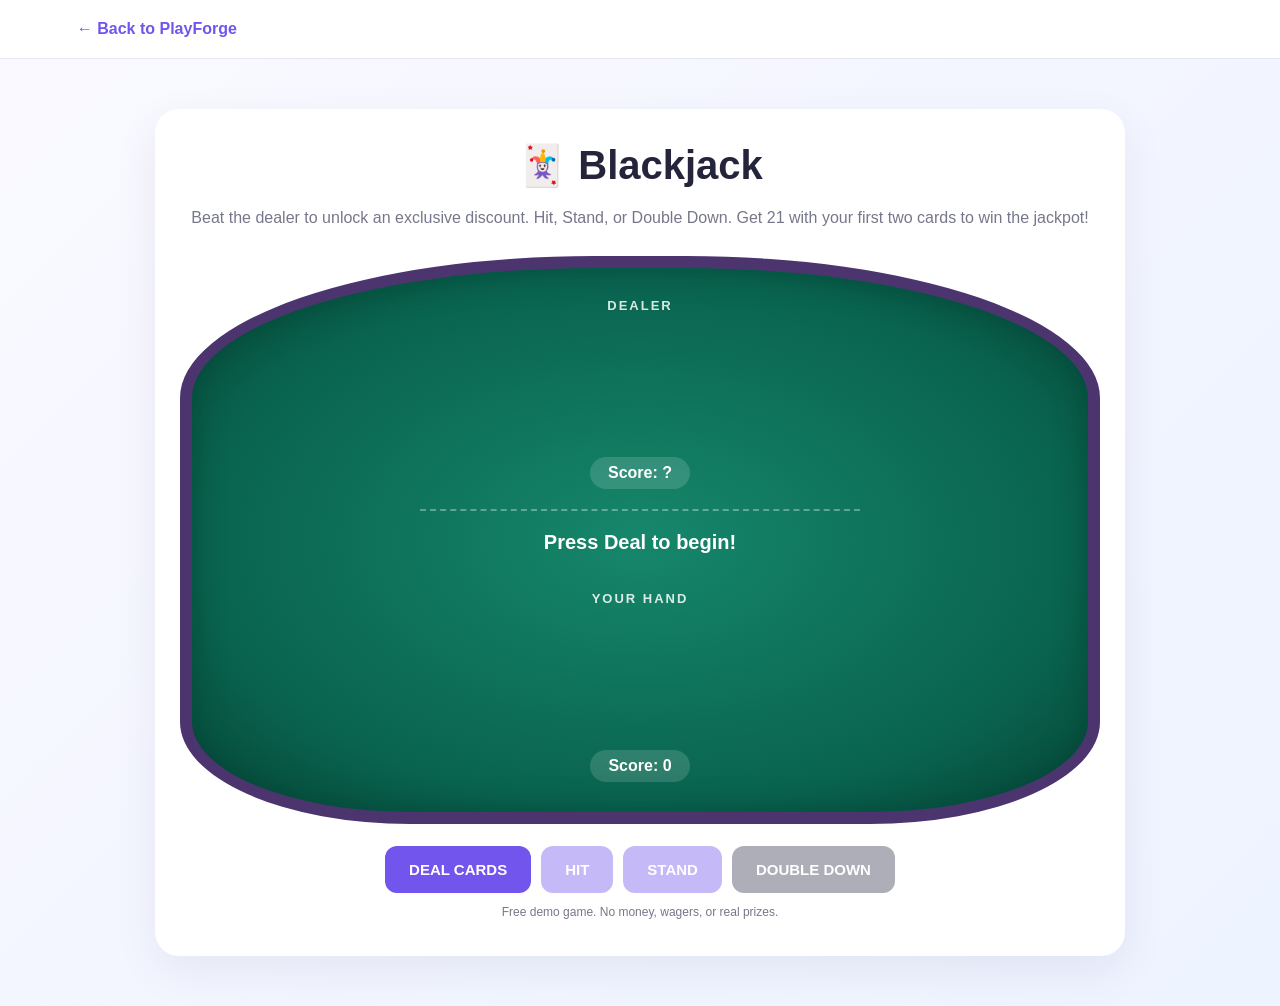
<file: blackjack.html>
<!DOCTYPE html>
<html lang="en">
<head>
<meta charset="UTF-8">
<meta name="viewport" content="width=device-width, initial-scale=1">
<title>Blackjack | PlayForge</title>

<style>
* { box-sizing: border-box; }

body {
  margin: 0;
  font-family: Arial, sans-serif;
  color: #24243b;
  background: linear-gradient(135deg,#faf9ff,#edf3ff);
}

nav {
  padding: 20px 6%;
  background: white;
  border-bottom: 1px solid #e8e5f2;
}

nav a {
  color: #7155ed;
  text-decoration: none;
  font-weight: bold;
}

.container {
  max-width: 1000px;
  margin: 35px auto;
  padding: 15px;
}

.panel {
  background: white;
  padding: 25px;
  border-radius: 24px;
  text-align: center;
  box-shadow: 0 15px 45px #29205b12;
}

h1 {
  font-size: 40px;
  margin: 8px 0;
}

.subtitle {
  color: #77778b;
  line-height: 1.6;
}

.table {
  margin-top: 25px;
  background: radial-gradient(
    ellipse at center,
    #16876b 0%,
    #09634f 70%,
    #064637 100%
  );
  border: 12px solid #4c346f;
  border-radius: 45% 45% 25% 25% / 25% 25% 18% 18%;
  min-height: 480px;
  padding: 30px 15px;
  color: white;
  box-shadow: inset 0 0 30px #003b2d88;
}

.hand-label {
  font-size: 13px;
  font-weight: bold;
  letter-spacing: 2px;
  opacity: .85;
}

.hand {
  min-height: 120px;
  display: flex;
  justify-content: center;
  align-items: center;
  gap: 8px;
  margin: 12px 0;
  flex-wrap: wrap;
}

.card {
  width: 76px;
  height: 110px;
  border-radius: 9px;
  background: #fff;
  color: #202030;
  border: 2px solid #ddd;
  position: relative;
  box-shadow: 0 5px 10px #0003;
  animation: deal .3s ease-out;
}

.card.red { color: #e13b56; }

.card .top {
  position: absolute;
  top: 7px;
  left: 8px;
  font-weight: bold;
  font-size: 18px;
  text-align: left;
  line-height: 1;
}

.card .middle {
  position: absolute;
  top: 32px;
  left: 0;
  width: 100%;
  font-size: 42px;
}

.card.back {
  background: repeating-linear-gradient(
    45deg,#7155ed,#7155ed 8px,
    #a998ff 8px,#a998ff 16px
  );
  border: 5px solid white;
}

@keyframes deal {
  from {
    opacity: 0;
    transform: translateY(-35px) rotate(-8deg);
  }
  to {
    opacity: 1;
    transform: translateY(0) rotate(0);
  }
}

.score {
  display: inline-block;
  background: #ffffff25;
  padding: 7px 18px;
  border-radius: 20px;
  font-weight: bold;
}

.divider {
  margin: 20px auto;
  max-width: 440px;
  border-top: 2px dashed #ffffff55;
}

.message {
  min-height: 45px;
  font-size: 20px;
  font-weight: bold;
  margin: 15px 0;
}

.controls {
  display: flex;
  justify-content: center;
  flex-wrap: wrap;
  gap: 10px;
  margin-top: 22px;
}

button {
  background: #7155ed;
  color: white;
  border: 0;
  border-radius: 12px;
  padding: 15px 24px;
  font-size: 15px;
  font-weight: bold;
  cursor: pointer;
}

button:hover { background: #5840d0; }

button:disabled {
  opacity: .4;
  cursor: not-allowed;
}

.secondary { background: #34364f; }
.secondary:hover { background: #24253a; }

.reward {
  display: none;
  max-width: 550px;
  margin: 25px auto 0;
  background: #f0edff;
  border: 2px dashed #7155ed;
  border-radius: 18px;
  padding: 25px;
}

.reward h2 { color: #7155ed; }

.code {
  background: white;
  padding: 15px;
  border-radius: 12px;
  font-size: 24px;
  font-weight: bold;
  letter-spacing: 2px;
  margin: 15px 0;
}

.small {
  font-size: 12px;
  color: #77778b;
}

@media(max-width:600px) {
  .panel { padding: 12px; }
  h1 { font-size: 31px; }
  .table {
    border-width: 7px;
    border-radius: 40px;
    padding: 20px 8px;
  }
  .card { width: 53px; height: 80px; }
  .card .top { font-size: 14px; }
  .card .middle { top: 24px; font-size: 29px; }
  button { padding: 13px 15px; }
}
</style>
</head>

<body>

<nav>
  <a href="index.html">← Back to PlayForge</a>
</nav>

<div class="container">
<div class="panel">

<h1>🃏 Blackjack</h1>

<p class="subtitle">
  Beat the dealer to unlock an exclusive discount.
  Hit, Stand, or Double Down. Get 21 with your
  first two cards to win the jackpot!
</p>

<div class="table">

  <div class="hand-label">DEALER</div>
  <div class="hand" id="dealerHand"></div>
  <div class="score" id="dealerScore">Score: ?</div>

  <div class="divider"></div>

  <div class="message" id="message">
    Press Deal to begin!
  </div>

  <div class="hand-label">YOUR HAND</div>
  <div class="hand" id="playerHand"></div>
  <div class="score" id="playerScore">Score: 0</div>

</div>

<div class="controls">
  <button id="dealButton">DEAL CARDS</button>
  <button id="hitButton" disabled>HIT</button>
  <button id="standButton" disabled>STAND</button>
  <button id="doubleButton" class="secondary" disabled>
    DOUBLE DOWN
  </button>
</div>

<div class="reward" id="reward">
  <h2>🎉 YOU BEAT THE DEALER!</h2>
  <h1 id="discountText">10% OFF</h1>
  <p>Your exclusive reward code:</p>
  <div class="code" id="rewardCode">BJ10</div>
  <button id="copyButton">COPY CODE</button>
  <p class="small">
    Demonstration code only. Not redeemable.
  </p>
</div>

<p class="small">
  Free demo game. No money, wagers, or real prizes.
</p>

</div>
</div>

<script>
const suits = ["♠","♥","♦","♣"];
const ranks = [
  "A","2","3","4","5","6","7",
  "8","9","10","J","Q","K"
];

let deck = [];
let player = [];
let dealer = [];
let playing = false;
let firstMove = true;
let busy = false;
let currentCode = "";

const playerHandEl = document.getElementById("playerHand");
const dealerHandEl = document.getElementById("dealerHand");
const playerScoreEl = document.getElementById("playerScore");
const dealerScoreEl = document.getElementById("dealerScore");
const messageEl = document.getElementById("message");
const rewardEl = document.getElementById("reward");

const dealButton = document.getElementById("dealButton");
const hitButton = document.getElementById("hitButton");
const standButton = document.getElementById("standButton");
const doubleButton = document.getElementById("doubleButton");

function createDeck() {
  deck = [];

  for (const suit of suits) {
    for (const rank of ranks) {
      deck.push({suit,rank});
    }
  }

  for (let i=deck.length-1;i>0;i--) {
    const j = Math.floor(Math.random()*(i+1));
    [deck[i],deck[j]] = [deck[j],deck[i]];
  }
}

function drawCard() {
  return deck.pop();
}

function cardValue(rank) {
  if (rank==="A") return 11;
  if (["J","Q","K"].includes(rank)) return 10;
  return Number(rank);
}

function handValue(hand) {
  let total = 0;
  let aces = 0;

  for (const card of hand) {
    total += cardValue(card.rank);
    if (card.rank==="A") aces++;
  }

  while (total>21 && aces>0) {
    total -= 10;
    aces--;
  }

  return total;
}

function cardHTML(card,hidden=false) {
  if (hidden) return '<div class="card back"></div>';

  const red = ["♥","♦"].includes(card.suit);

  return `
    <div class="card ${red?"red":""}">
      <div class="top">${card.rank}<br>${card.suit}</div>
      <div class="middle">${card.suit}</div>
    </div>
  `;
}

function render(revealDealer=false) {
  playerHandEl.innerHTML = player.map(c=>cardHTML(c)).join("");

  dealerHandEl.innerHTML = dealer.map((c,i)=>
    cardHTML(c,!revealDealer && i===1)
  ).join("");

  playerScoreEl.textContent =
    "Score: "+handValue(player);

  dealerScoreEl.textContent = revealDealer
    ? "Score: "+handValue(dealer)
    : "Showing: "+cardValue(dealer[0].rank);
}

function setControls() {
  hitButton.disabled = !playing || busy;
  standButton.disabled = !playing || busy;
  doubleButton.disabled =
    !playing || busy || !firstMove;

  dealButton.disabled = playing || busy;
}

function deal() {
  if (playing || busy) return;

  createDeck();
  player = [];
  dealer = [];
  playing = true;
  firstMove = true;
  currentCode = "";

  rewardEl.style.display = "none";

  player.push(drawCard());
  dealer.push(drawCard());
  player.push(drawCard());
  dealer.push(drawCard());

  render(false);
  messageEl.textContent = "Your move!";
  setControls();

  const playerBJ = handValue(player)===21;
  const dealerBJ = handValue(dealer)===21;

  if (playerBJ || dealerBJ) {
    if (playerBJ && dealerBJ) {
      endGame("push","Both have Blackjack. It's a tie!");
    } else if (playerBJ) {
      endGame("blackjack","NATURAL BLACKJACK! 🎉");
    } else {
      endGame("lose","Dealer has Blackjack!");
    }
  }
}

function hit() {
  if (!playing || busy) return;

  player.push(drawCard());
  firstMove = false;
  render(false);

  const total = handValue(player);

  if (total>21) {
    endGame("lose","Bust! You went over 21.");
  } else if (total===21) {
    stand();
  } else {
    messageEl.textContent = "Hit or Stand?";
    setControls();
  }
}

function stand() {
  if (!playing || busy) return;
  firstMove = false;
  dealerTurn();
}

function doubleDown() {
  if (!playing || busy || !firstMove) return;

  player.push(drawCard());
  firstMove = false;
  render(false);

  if (handValue(player)>21) {
    endGame("lose","Bust after Double Down!");
  } else {
    dealerTurn();
  }
}

async function dealerTurn() {
  busy = true;
  setControls();

  render(true);
  messageEl.textContent = "Dealer's turn...";

  await wait(650);

  while (handValue(dealer)<17) {
    dealer.push(drawCard());
    render(true);
    await wait(650);
  }

  const p = handValue(player);
  const d = handValue(dealer);

  if (d>21 || p>d) {
    endGame("win","You beat the dealer! 🎉");
  } else if (p===d) {
    endGame("push","It's a tie!");
  } else {
    endGame("lose","Dealer wins. Try again!");
  }
}

function wait(ms) {
  return new Promise(resolve=>setTimeout(resolve,ms));
}

function endGame(result,message) {
  playing = false;
  busy = false;

  render(true);
  messageEl.textContent = message;
  setControls();

  dealButton.textContent = "PLAY AGAIN";

  if (result==="win" || result==="blackjack") {
    let discount;

    if (result==="blackjack") {
      discount = 50;
    } else {
      const possible = [5,10,15,20,25];
      discount = possible[
        Math.floor(Math.random()*possible.length)
      ];
    }

    currentCode = "BJ"+discount;

    document.getElementById("discountText")
      .textContent = discount+"% OFF";

    document.getElementById("rewardCode")
      .textContent = currentCode;

    rewardEl.style.display = "block";
  }
}

document.getElementById("copyButton")
  .addEventListener("click",async()=>{
    try {
      await navigator.clipboard.writeText(currentCode);
      messageEl.textContent = "Demo code copied!";
    } catch {
      messageEl.textContent =
        "Your demo code is "+currentCode;
    }
  });

dealButton.addEventListener("click",deal);
hitButton.addEventListener("click",hit);
standButton.addEventListener("click",stand);
doubleButton.addEventListener("click",doubleDown);
</script>

</body>
</html>
</file>
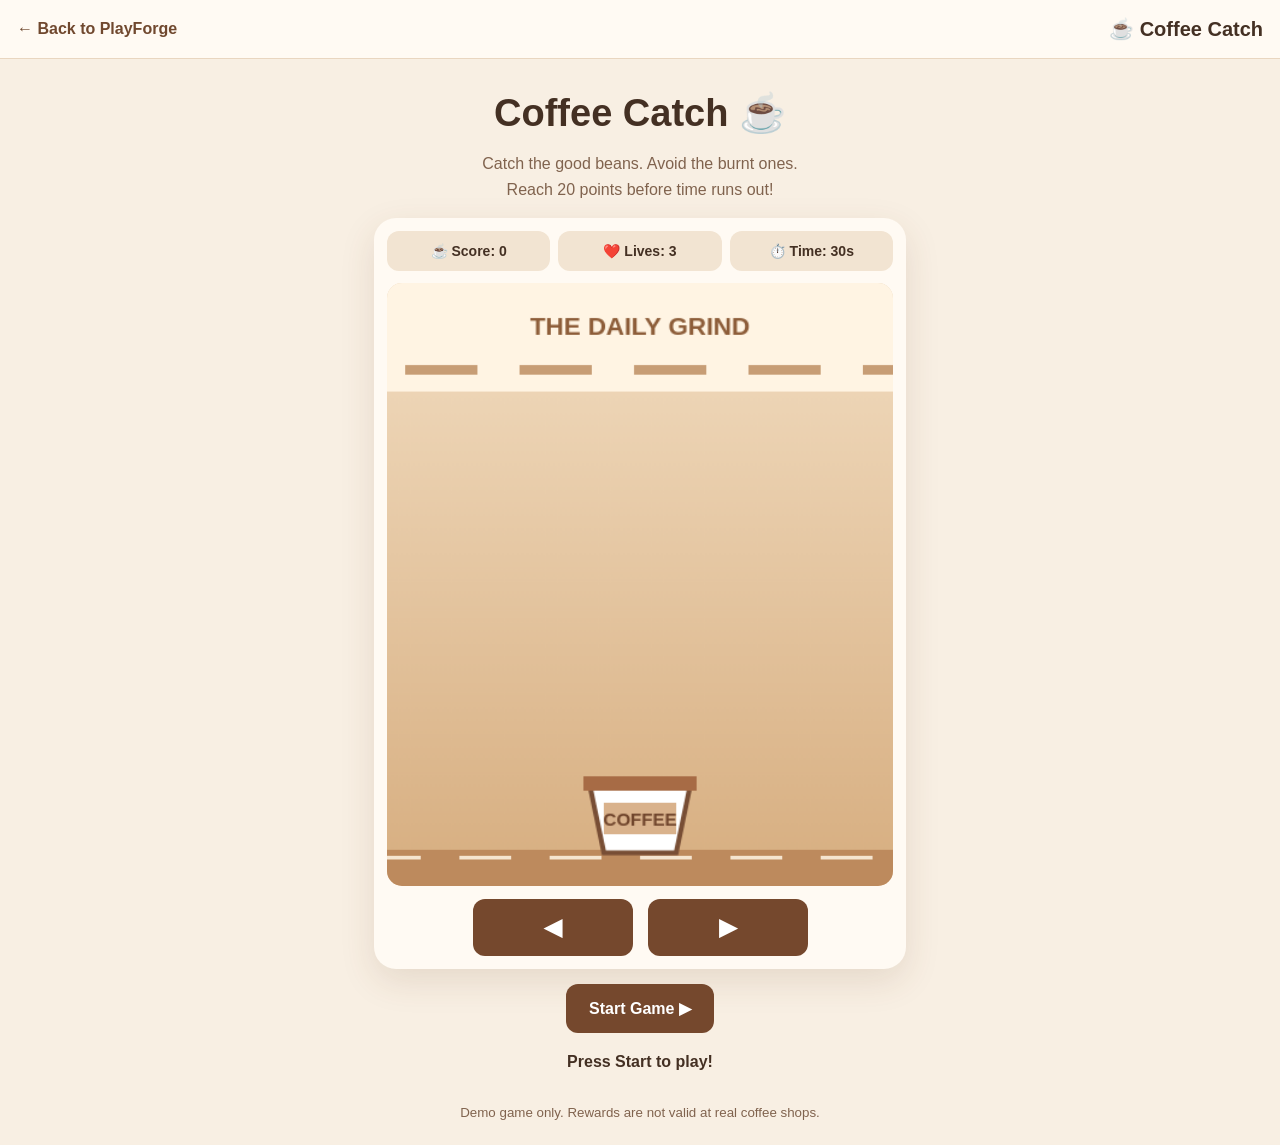
<file: coffee-catch.html>
<!DOCTYPE html>
<html lang="en">
<head>
<meta charset="UTF-8">
<meta name="viewport" content="width=device-width, initial-scale=1">
<title>Coffee Catch | PlayForge</title>
<style>
*{box-sizing:border-box}
body{
 margin:0;background:#f8efe3;color:#443023;
 font-family:Arial,sans-serif;text-align:center;
}
header{
 padding:17px;background:#fffaf3;
 border-bottom:1px solid #e9d6c0;
 display:flex;justify-content:space-between;
 align-items:center;gap:12px;
}
header a{color:#70482e;text-decoration:none;font-weight:bold}
header strong{font-size:20px}
main{max-width:560px;margin:auto;padding:24px 14px}
h1{font-size:38px;margin:8px 0}
.subtitle{color:#80634e;line-height:1.6}
.game-shell{
 background:#fffaf3;padding:13px;border-radius:22px;
 box-shadow:0 12px 35px #67432120;
}
.stats{
 display:flex;justify-content:space-between;
 gap:8px;margin-bottom:12px;font-weight:bold;
}
.stat{
 background:#f2e4d2;padding:12px 8px;
 border-radius:12px;flex:1;font-size:14px;
}
canvas{
 display:block;width:100%;height:auto;
 border-radius:15px;touch-action:none;
 background:#ead3b4;
}
.controls{
 display:flex;justify-content:center;
 gap:15px;margin-top:13px;
}
button{
 border:0;background:#75482d;color:white;
 border-radius:12px;padding:15px 23px;
 font-size:16px;font-weight:bold;cursor:pointer;
}
button:hover{background:#57331f}
.move{flex:1;max-width:160px;font-size:23px;touch-action:none}
#startBtn{margin:15px 0}
#message{font-weight:bold;line-height:1.7;min-height:55px}
.reward{
 background:#e6f1db;border:2px dashed #71935b;
 padding:17px;border-radius:13px;margin:15px 0;
}
.reward code{
 display:inline-block;margin:10px 0;
 background:white;padding:10px 15px;
 border-radius:8px;font-size:20px;
}
small{color:#80634e}
</style>
</head>
<body>

<header>
<a href="index.html">← Back to PlayForge</a>
<strong>☕ Coffee Catch</strong>
</header>

<main>
<h1>Coffee Catch ☕</h1>
<p class="subtitle">
Catch the good beans. Avoid the burnt ones.<br>
Reach 20 points before time runs out!
</p>

<div class="game-shell">
 <div class="stats">
  <div class="stat">☕ Score: <span id="score">0</span></div>
  <div class="stat">❤️ Lives: <span id="lives">3</span></div>
  <div class="stat">⏱️ Time: <span id="time">30</span>s</div>
 </div>

 <canvas id="game" width="420" height="500"></canvas>

 <div class="controls">
  <button class="move" id="left">◀</button>
  <button class="move" id="right">▶</button>
 </div>
</div>

<button id="startBtn">Start Game ▶</button>
<div id="message">Press Start to play!</div>
<div id="rewardArea"></div>
<small>Demo game only. Rewards are not valid at real coffee shops.</small>
</main>

<script>
const canvas=document.getElementById("game");
const ctx=canvas.getContext("2d");
const scoreEl=document.getElementById("score");
const livesEl=document.getElementById("lives");
const timeEl=document.getElementById("time");
const message=document.getElementById("message");
const rewardArea=document.getElementById("rewardArea");
const startBtn=document.getElementById("startBtn");

const W=canvas.width,H=canvas.height;
let player={x:W/2,y:H-67,w:84,h:55};
let items=[],score=0,lives=3,time=30;
let running=false,last=0,spawn=0,clock=0;
let animationId=null;
let keys={left:false,right:false};
let pointerX=null;

function reset(){
 if(animationId!==null)cancelAnimationFrame(animationId);
 player.x=W/2;items=[];score=0;lives=3;time=30;
 spawn=0;clock=0;last=0;running=true;
 keys.left=false;keys.right=false;pointerX=null;
 scoreEl.textContent=score;
 livesEl.textContent=lives;
 timeEl.textContent=time;
 message.textContent="Catch those beans!";
 rewardArea.innerHTML="";
 startBtn.textContent="Restart Game ↻";
 animationId=requestAnimationFrame(loop);
}

function end(won){
 running=false;
 keys.left=false;keys.right=false;pointerX=null;
 if(won){
  message.textContent="☕ Amazing! You've earned a coffee reward!";
  rewardArea.innerHTML=`
   <div class="reward">
    <strong>🎉 FREE SIZE UPGRADE!</strong><br>
    <code>COFFEEUP</code><br>
    <small>Example promotional code — demo only.</small>
   </div>`;
 }else{
  message.textContent="Game over! Try again to unlock the reward.";
 }
}

function drawBackground(){
 const gradient=ctx.createLinearGradient(0,0,0,H);
 gradient.addColorStop(0,"#f2ddc1");
 gradient.addColorStop(1,"#d7ae80");
 ctx.fillStyle=gradient;
 ctx.fillRect(0,0,W,H);

 ctx.fillStyle="#fff4e3";
 ctx.fillRect(0,0,W,90);

 ctx.fillStyle="#c79d75";
 for(let x=15;x<W;x+=95){
  ctx.fillRect(x,68,60,8);
 }

 ctx.fillStyle="#8d5d39";
 ctx.font="bold 21px Arial";
 ctx.textAlign="center";
 ctx.fillText("THE DAILY GRIND",W/2,43);

 ctx.fillStyle="#bd8a5d";
 ctx.fillRect(0,H-30,W,30);

 ctx.fillStyle="#f5e5d0";
 for(let i=0;i<7;i++){
  ctx.fillRect(i*75-15,H-25,43,3);
 }
}

function drawCup(){
 const x=player.x,y=player.y;

 ctx.save();
 ctx.translate(x,y);

 ctx.fillStyle="#ffffff";
 ctx.strokeStyle="#784e35";
 ctx.lineWidth=4;

 ctx.beginPath();
 ctx.moveTo(-player.w/2,-18);
 ctx.lineTo(player.w/2,-18);
 ctx.lineTo(player.w/2-12,player.h/2+12);
 ctx.lineTo(-player.w/2+12,player.h/2+12);
 ctx.closePath();
 ctx.fill();ctx.stroke();

 ctx.fillStyle="#a76b45";
 ctx.fillRect(-player.w/2-5,-24,player.w+10,12);

 ctx.fillStyle="#d9b28c";
 ctx.fillRect(-player.w/2+12,-2,player.w-24,26);

 ctx.fillStyle="#70452c";
 ctx.font="bold 15px Arial";
 ctx.textAlign="center";
 ctx.fillText("COFFEE",0,17);

 ctx.restore();
}

function drawBean(item){
 ctx.save();
 ctx.translate(item.x,item.y);
 ctx.rotate(item.angle);
 ctx.fillStyle=item.bad?"#27201c":"#88512f";
 ctx.beginPath();
 ctx.ellipse(0,0,13,19,0,0,Math.PI*2);
 ctx.fill();

 ctx.strokeStyle=item.bad?"#e36b45":"#d3a071";
 ctx.lineWidth=3;
 ctx.beginPath();
 ctx.moveTo(-2,-13);
 ctx.bezierCurveTo(8,-5,-8,5,2,13);
 ctx.stroke();

 if(item.bad){
  ctx.fillStyle="#ff6e4a";
  ctx.beginPath();
  ctx.arc(9,-12,5,0,Math.PI*2);
  ctx.fill();
 }
 ctx.restore();
}

function update(dt){
 if(!running)return;

 clock+=dt;
 while(clock>=1){
  clock-=1;
  time--;
  timeEl.textContent=time;
  if(time<=0){end(score>=20);return;}
 }

 const speed=300;
 if(keys.left)player.x-=speed*dt;
 if(keys.right)player.x+=speed*dt;
 if(pointerX!==null){
  player.x+=(pointerX-player.x)*Math.min(1,dt*13);
 }
 player.x=Math.max(48,Math.min(W-48,player.x));

 spawn+=dt;
 if(spawn>=0.48){
  spawn=0;
  items.push({
   x:25+Math.random()*(W-50),
   y:-25,
   vy:145+Math.random()*85,
   bad:Math.random()<0.23,
   angle:Math.random()*Math.PI
  });
 }

 for(let i=items.length-1;i>=0;i--){
  let b=items[i];
  b.y+=b.vy*dt;
  b.angle+=dt;

  const caught=
   Math.abs(b.x-player.x)<player.w/2+4 &&
   b.y+13>player.y-23 &&
   b.y-13<player.y+player.h/2+12;

  if(caught){
   items.splice(i,1);
   if(b.bad){
    lives--;
    livesEl.textContent=lives;
    if(lives<=0){end(false);return;}
   }else{
    score++;
    scoreEl.textContent=score;
    if(score>=20){end(true);return;}
   }
  }else if(b.y>H+25){
   items.splice(i,1);
  }
 }
}

function render(){
 drawBackground();
 for(const item of items)drawBean(item);
 drawCup();
}

function loop(timestamp){
 if(!running)return;
 if(!last)last=timestamp;
 const dt=Math.min((timestamp-last)/1000,.04);
 last=timestamp;
 update(dt);
 render();
 if(running)animationId=requestAnimationFrame(loop);
}

function setDirection(direction,value){
 keys[direction]=value;
 if(value)pointerX=null;
}

function bindButton(id,direction){
 const el=document.getElementById(id);
 el.addEventListener("pointerdown",e=>{
  e.preventDefault();
  el.setPointerCapture(e.pointerId);
  setDirection(direction,true);
 });
 const release=()=>setDirection(direction,false);
 el.addEventListener("pointerup",release);
 el.addEventListener("pointercancel",release);
 el.addEventListener("lostpointercapture",release);
}

bindButton("left","left");
bindButton("right","right");

window.addEventListener("keydown",e=>{
 if(["ArrowLeft","ArrowRight"].includes(e.key)){
  e.preventDefault();
  if(e.key==="ArrowLeft")setDirection("left",true);
  if(e.key==="ArrowRight")setDirection("right",true);
 }
});

window.addEventListener("keyup",e=>{
 if(e.key==="ArrowLeft")keys.left=false;
 if(e.key==="ArrowRight")keys.right=false;
});

function movePointer(e){
 const r=canvas.getBoundingClientRect();
 pointerX=(e.clientX-r.left)*(W/r.width);
 pointerX=Math.max(48,Math.min(W-48,pointerX));
}

canvas.addEventListener("pointerdown",e=>{
 if(!running)return;
 canvas.setPointerCapture(e.pointerId);
 movePointer(e);
});
canvas.addEventListener("pointermove",e=>{
 if(!running || !canvas.hasPointerCapture(e.pointerId))return;
 movePointer(e);
});
canvas.addEventListener("pointerup",()=>pointerX=null);
canvas.addEventListener("pointercancel",()=>pointerX=null);

startBtn.addEventListener("click",reset);
render();
</script>
</body>
</html>
</file>
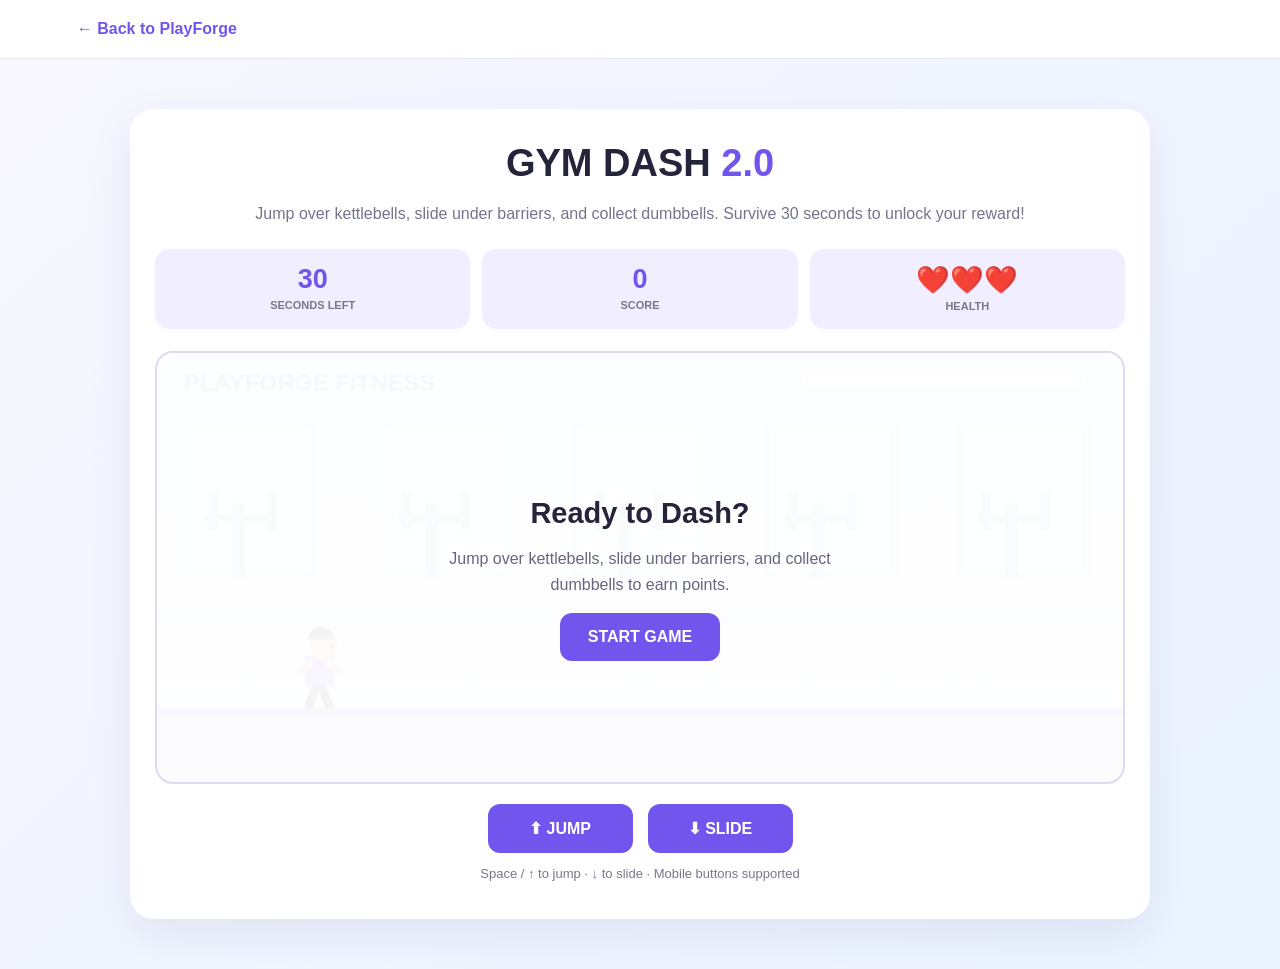
<file: gym-dash.html>
<!DOCTYPE html>
<html lang="en">
<head>
<meta charset="UTF-8">
<meta name="viewport" content="width=device-width, initial-scale=1">
<title>Gym Dash 2.0 | PlayForge</title>

<style>
* { box-sizing: border-box; }

body {
  margin: 0;
  font-family: Arial, sans-serif;
  color: #24243a;
  background: linear-gradient(135deg, #f8f7ff, #eaf3ff);
}

nav {
  background: white;
  padding: 20px 6%;
  border-bottom: 1px solid #e8e5f2;
}

nav a {
  color: #7155ed;
  text-decoration: none;
  font-weight: bold;
}

.container {
  max-width: 1050px;
  margin: 35px auto;
  padding: 15px;
}

.panel {
  background: white;
  border-radius: 24px;
  padding: 25px;
  text-align: center;
  box-shadow: 0 15px 45px rgba(40,30,90,.08);
}

h1 {
  font-size: 38px;
  margin: 8px 0;
}

.subtitle {
  color: #74758a;
  line-height: 1.6;
}

.stats {
  display: flex;
  gap: 12px;
  margin: 22px 0;
}

.stat {
  flex: 1;
  background: #f1efff;
  padding: 15px 5px;
  border-radius: 14px;
}

.stat strong {
  display: block;
  font-size: 27px;
  color: #7155ed;
}

.stat span {
  font-size: 11px;
  color: #77778a;
  font-weight: bold;
}

.game-wrap {
  position: relative;
  border-radius: 18px;
  overflow: hidden;
  border: 2px solid #dedbf1;
  background: #eaf4ff;
  touch-action: manipulation;
}

canvas {
  display: block;
  width: 100%;
  height: auto;
}

.overlay {
  position: absolute;
  inset: 0;
  background: rgba(255,255,255,.95);
  display: flex;
  justify-content: center;
  align-items: center;
  padding: 15px;
}

.overlay.hidden {
  display: none;
}

.overlay-box {
  max-width: 430px;
}

.overlay h2 {
  font-size: 29px;
  margin-bottom: 10px;
}

.overlay p {
  color: #66677d;
  line-height: 1.6;
}

button {
  background: #7155ed;
  color: white;
  border: none;
  border-radius: 12px;
  padding: 15px 28px;
  font-size: 16px;
  font-weight: bold;
  cursor: pointer;
  touch-action: manipulation;
}

button:hover {
  background: #5940d3;
}

.controls {
  display: flex;
  justify-content: center;
  gap: 15px;
  margin-top: 20px;
}

.controls button {
  min-width: 145px;
}

.instructions {
  color: #77778a;
  font-size: 13px;
}

.reward {
  display: none;
  background: #f0edff;
  border: 2px dashed #7155ed;
  border-radius: 18px;
  padding: 25px;
  margin-top: 20px;
}

.reward h2 {
  color: #7155ed;
}

.code {
  background: white;
  padding: 15px;
  border-radius: 12px;
  font-size: 24px;
  font-weight: bold;
  letter-spacing: 2px;
  margin: 15px 0;
}

.small {
  font-size: 12px;
  color: #77778a;
}

@media(max-width:600px) {
  .panel { padding: 12px; }
  h1 { font-size: 29px; }
  .stat strong { font-size: 21px; }
  .controls button { min-width: 0; flex: 1; }
  .overlay h2 { font-size: 22px; }
}
</style>
</head>

<body>

<nav>
  <a href="index.html">← Back to PlayForge</a>
</nav>

<div class="container">
<div class="panel">

<h1>GYM DASH <span style="color:#7155ed">2.0</span></h1>

<p class="subtitle">
  Jump over kettlebells, slide under barriers,
  and collect dumbbells. Survive 30 seconds
  to unlock your reward!
</p>

<div class="stats">
  <div class="stat">
    <strong id="time">30</strong>
    <span>SECONDS LEFT</span>
  </div>
  <div class="stat">
    <strong id="score">0</strong>
    <span>SCORE</span>
  </div>
  <div class="stat">
    <strong id="lives">❤️❤️❤️</strong>
    <span>HEALTH</span>
  </div>
</div>

<div class="game-wrap">
  <canvas id="game" width="900" height="400"></canvas>

  <div class="overlay" id="overlay">
    <div class="overlay-box">
      <h2 id="overlayTitle">Ready to Dash?</h2>
      <p id="overlayText">
        Jump over kettlebells, slide under barriers,
        and collect dumbbells to earn points.
      </p>
      <button id="startButton">START GAME</button>
    </div>
  </div>
</div>

<div class="controls">
  <button id="jumpButton">⬆ JUMP</button>
  <button id="slideButton">⬇ SLIDE</button>
</div>

<p class="instructions">
  Space / ↑ to jump · ↓ to slide · Mobile buttons supported
</p>

<div class="reward" id="reward">
  <h2>🏆 YOU CRUSHED IT!</h2>
  <p>You completed the Gym Dash challenge!</p>

  <h2>BUY 3 SESSIONS, GET 1 FREE</h2>

  <div class="code">DASH4</div>
  <button id="copyButton">Copy Reward Code</button>

  <p class="small">
    Demonstration reward only. Not redeemable.
  </p>
</div>

</div>
</div>

<script>
const canvas = document.getElementById("game");
const ctx = canvas.getContext("2d");

const W = canvas.width;
const H = canvas.height;
const ground = 330;

const overlay = document.getElementById("overlay");
const overlayTitle = document.getElementById("overlayTitle");
const overlayText = document.getElementById("overlayText");
const startButton = document.getElementById("startButton");
const reward = document.getElementById("reward");

const timeEl = document.getElementById("time");
const scoreEl = document.getElementById("score");
const livesEl = document.getElementById("lives");

let state = "ready";
let player;
let objects = [];
let score = 0;
let lives = 3;
let elapsed = 0;
let spawnTimer = 0;
let scenery = 0;
let invincible = 0;
let lastFrame = 0;
let animationTime = 0;
let lastObstacle = "";

function reset() {
  player = {
    x: 130,
    y: ground - 68,
    w: 42,
    h: 68,
    vy: 0,
    grounded: true,
    sliding: false,
    slideTime: 0
  };

  objects = [];
  score = 0;
  lives = 3;
  elapsed = 0;
  spawnTimer = 1.2;
  scenery = 0;
  invincible = 0;
  animationTime = 0;
  lastObstacle = "";

  reward.style.display = "none";
  updateStats();
}

function updateStats() {
  timeEl.textContent = Math.max(0, Math.ceil(30 - elapsed));
  scoreEl.textContent = score;
  livesEl.textContent = "❤️".repeat(lives) + "🤍".repeat(3-lives);
}

function startGame() {
  reset();
  state = "playing";
  overlay.classList.add("hidden");
  lastFrame = performance.now();
}

function jump() {
  if (state !== "playing") return;

  if (player.grounded) {
    player.sliding = false;
    player.slideTime = 0;
    player.h = 68;
    player.y = ground - player.h;
    player.vy = -740;
    player.grounded = false;
  }
}

function slide() {
  if (state !== "playing") return;

  if (player.grounded && !player.sliding) {
    player.sliding = true;
    player.slideTime = 0.75;
    player.h = 32;
    player.y = ground - player.h;
  }
}

function spawnObject() {
  const choice = Math.random();

  let type;

  if (choice < 0.35) {
    type = "kettlebell";
  } else if (choice < 0.70) {
    type = "barrier";
  } else {
    type = "dumbbell";
  }

  // Avoid long runs of identical obstacles
  if (type !== "dumbbell" && type === lastObstacle) {
    type = type === "kettlebell" ? "barrier" : "kettlebell";
  }

  if (type !== "dumbbell") lastObstacle = type;

  let obj = {
    type: type,
    x: W + 50,
    collected: false
  };

  if (type === "kettlebell") {
    obj.y = ground - 48;
    obj.w = 44;
    obj.h = 48;
  }

  if (type === "barrier") {
    obj.y = ground - 92;
    obj.w = 62;
    obj.h = 47;
  }

  if (type === "dumbbell") {
    obj.y = ground - 115;
    obj.w = 42;
    obj.h = 30;
  }

  objects.push(obj);
}

function collides(a,b) {
  const pad = 7;

  return (
    a.x + pad < b.x + b.w - pad &&
    a.x + a.w - pad > b.x + pad &&
    a.y + pad < b.y + b.h - pad &&
    a.y + a.h - pad > b.y + pad
  );
}

function finish(won) {
  state = "finished";
  overlay.classList.remove("hidden");

  if (won) {
    overlayTitle.textContent = "🏆 CHALLENGE COMPLETE!";
    overlayText.textContent =
      "You survived Gym Dash! Your exclusive reward is below.";
    reward.style.display = "block";
  } else {
    overlayTitle.textContent = "GAME OVER!";
    overlayText.textContent =
      "You ran out of health. Try again to unlock your reward.";
  }

  startButton.textContent = "PLAY AGAIN";
}

function update(dt) {
  if (state !== "playing") return;

  elapsed += dt;
  animationTime += dt;
  scenery += (200 + elapsed * 5) * dt;

  if (elapsed >= 30) {
    elapsed = 30;
    updateStats();
    finish(true);
    return;
  }

  const speed = 300 + Math.min(elapsed * 6, 130);

  // Gravity and jumping
  if (!player.grounded) {
    player.vy += 1900 * dt;
    player.y += player.vy * dt;

    if (player.y >= ground - player.h) {
      player.y = ground - player.h;
      player.vy = 0;
      player.grounded = true;
    }
  }

  // Sliding
  if (player.sliding) {
    player.slideTime -= dt;

    if (player.slideTime <= 0) {
      player.sliding = false;
      player.h = 68;
      player.y = ground - player.h;
    }
  }

  if (invincible > 0) invincible -= dt;

  // Spawn new obstacles and collectibles
  spawnTimer -= dt;

  if (spawnTimer <= 0) {
    spawnObject();
    spawnTimer = 1.05 + Math.random() * 0.5;
  }

  for (const obj of objects) {
    obj.x -= speed * dt;

    if (!obj.collected && collides(player,obj)) {
      obj.collected = true;

      if (obj.type === "dumbbell") {
        score += 100;
      } else if (invincible <= 0) {
        lives--;
        invincible = 1.1;
      }
    }
  }

  objects = objects.filter(obj =>
    obj.x + obj.w > -50 && !obj.collected
  );

  updateStats();

  if (lives <= 0) finish(false);
}

// Draw gym background
function drawBackground() {
  const gradient = ctx.createLinearGradient(0,0,0,H);
  gradient.addColorStop(0,"#d9edff");
  gradient.addColorStop(1,"#f5faff");

  ctx.fillStyle = gradient;
  ctx.fillRect(0,0,W,H);

  // Wall panels
  for (let i = 0; i < 7; i++) {
    let x = i*180 - (scenery*0.25 % 180);

    ctx.fillStyle = "#bdd6ee";
    ctx.fillRect(x+25,65,125,145);

    ctx.fillStyle = "#e9f7ff";
    ctx.fillRect(x+32,72,111,131);

    // Gym equipment silhouette
    ctx.fillStyle = "#9fb7cf";
    ctx.fillRect(x+70,140,12,70);
    ctx.fillRect(x+45,150,65,8);
    ctx.fillRect(x+48,130,9,35);
    ctx.fillRect(x+103,130,9,35);
  }

  // Wall trim
  ctx.fillStyle = "#c5d8ea";
  ctx.fillRect(0,245,W,10);

  // Floor
  ctx.fillStyle = "#c7b9f4";
  ctx.fillRect(0,ground,W,H-ground);

  ctx.fillStyle = "#8c77da";
  ctx.fillRect(0,ground,W,8);

  // Moving floor markings
  ctx.fillStyle = "#ac9ae8";
  for (let i = 0; i < 12; i++) {
    let x = i*110 - (scenery % 110);
    ctx.fillRect(x,375,65,5);
  }

  // Gym sign
  ctx.fillStyle = "#7155ed";
  ctx.font = "bold 22px Arial";
  ctx.fillText("PLAYFORGE FITNESS",25,35);
}

// Draw the athlete facing right
function drawPlayer() {
  if (invincible > 0 &&
      Math.floor(invincible*12)%2 === 0) return;

  const x = player.x;
  const y = player.y;
  const run = Math.sin(animationTime*17);

  ctx.save();

  if (player.sliding) {
    // Sliding body
    ctx.fillStyle = "#7155ed";
    ctx.fillRect(x+5,y+8,42,20);

    ctx.fillStyle = "#f1b98b";
    ctx.beginPath();
    ctx.arc(x+45,y+10,11,0,Math.PI*2);
    ctx.fill();

    ctx.strokeStyle = "#24243a";
    ctx.lineWidth = 7;
    ctx.beginPath();
    ctx.moveTo(x+8,y+25);
    ctx.lineTo(x-10,y+30);
    ctx.moveTo(x+20,y+25);
    ctx.lineTo(x+5,y+32);
    ctx.stroke();

  } else {
    // Legs
    ctx.strokeStyle = "#24243a";
    ctx.lineWidth = 8;
    ctx.lineCap = "round";
    ctx.beginPath();

    if (player.grounded) {
      ctx.moveTo(x+20,y+42);
      ctx.lineTo(x+12+run*11,y+66);

      ctx.moveTo(x+20,y+42);
      ctx.lineTo(x+30-run*11,y+66);
    } else {
      ctx.moveTo(x+20,y+42);
      ctx.lineTo(x+5,y+56);

      ctx.moveTo(x+20,y+42);
      ctx.lineTo(x+35,y+54);
    }

    ctx.stroke();

    // Torso
    ctx.fillStyle = "#7155ed";
    ctx.fillRect(x+8,y+20,27,29);

    // Arms
    ctx.strokeStyle = "#f1b98b";
    ctx.lineWidth = 7;
    ctx.beginPath();
    ctx.moveTo(x+30,y+27);
    ctx.lineTo(x+40,y+34+run*6);

    ctx.moveTo(x+12,y+28);
    ctx.lineTo(x+2,y+35-run*6);
    ctx.stroke();

    // Head
    ctx.fillStyle = "#f1b98b";
    ctx.beginPath();
    ctx.arc(x+25,y+11,13,0,Math.PI*2);
    ctx.fill();

    // Hair
    ctx.fillStyle = "#24243a";
    ctx.beginPath();
    ctx.arc(x+23,y+5,12,Math.PI,Math.PI*2);
    ctx.fill();

    // Eye facing right
    ctx.fillStyle = "#24243a";
    ctx.beginPath();
    ctx.arc(x+33,y+12,2,0,Math.PI*2);
    ctx.fill();
  }

  ctx.restore();
}

function drawKettlebell(o) {
  ctx.save();
  ctx.translate(o.x,o.y);

  ctx.strokeStyle = "#34354d";
  ctx.lineWidth = 6;
  ctx.beginPath();
  ctx.arc(22,14,11,Math.PI,0);
  ctx.stroke();

  ctx.fillStyle = "#ff765e";
  ctx.beginPath();
  ctx.roundRect(3,15,38,32,12);
  ctx.fill();

  ctx.fillStyle = "#ffffff";
  ctx.font = "bold 13px Arial";
  ctx.fillText("16",14,36);

  ctx.restore();
}

function drawBarrier(o) {
  ctx.save();
  ctx.translate(o.x,o.y);

  // Suspended bar supported from above
  ctx.strokeStyle = "#50546f";
  ctx.lineWidth = 5;
  ctx.beginPath();
  ctx.moveTo(10,-90);
  ctx.lineTo(10,0);
  ctx.moveTo(52,-90);
  ctx.lineTo(52,0);
  ctx.stroke();

  ctx.fillStyle = "#ffb547";
  ctx.fillRect(0,0,62,47);

  ctx.fillStyle = "#ffffff";
  for(let i=0;i<3;i++) {
    ctx.save();
    ctx.translate(i*23+5,8);
    ctx.rotate(-0.6);
    ctx.fillRect(0,0,10,31);
    ctx.restore();
  }

  ctx.restore();
}

function drawDumbbell(o) {
  ctx.save();
  ctx.translate(o.x,o.y);

  ctx.strokeStyle = "#34354d";
  ctx.lineWidth = 8;
  ctx.beginPath();
  ctx.moveTo(5,15);
  ctx.lineTo(38,15);
  ctx.stroke();

  ctx.fillStyle = "#35c997";
  ctx.fillRect(0,3,12,25);
  ctx.fillRect(30,3,12,25);

  ctx.restore();
}

function draw() {
  ctx.clearRect(0,0,W,H);
  drawBackground();

  for (const obj of objects) {
    if (obj.type === "kettlebell") drawKettlebell(obj);
    if (obj.type === "barrier") drawBarrier(obj);
    if (obj.type === "dumbbell") drawDumbbell(obj);
  }

  drawPlayer();

  // Progress bar
  ctx.fillStyle = "#ffffff";
  ctx.fillRect(600,20,260,14);

  ctx.fillStyle = "#7155ed";
  ctx.fillRect(600,20,260*(elapsed/30),14);

  ctx.strokeStyle = "#b6a9e9";
  ctx.strokeRect(600,20,260,14);
}

function loop(timestamp) {
  const dt = Math.min(
    (timestamp-lastFrame)/1000 || 0,
    0.04
  );

  lastFrame = timestamp;
  update(dt);
  draw();

  requestAnimationFrame(loop);
}

// Controls
startButton.addEventListener("click",startGame);

document.getElementById("jumpButton")
  .addEventListener("pointerdown",jump);

document.getElementById("slideButton")
  .addEventListener("pointerdown",slide);

document.addEventListener("keydown",e => {
  if (["Space","ArrowUp","ArrowDown"].includes(e.code)) {
    e.preventDefault();
  }

  if (e.repeat) return;

  if (e.code === "Space" || e.code === "ArrowUp") {
    jump();
  }

  if (e.code === "ArrowDown") {
    slide();
  }
});

document.getElementById("copyButton")
  .addEventListener("click",async () => {
    try {
      await navigator.clipboard.writeText("DASH4");
      alert("Demo code copied!");
    } catch {
      alert("Your demo code is DASH4");
    }
  });

reset();
requestAnimationFrame(loop);
</script>

</body>
</html>
</file>
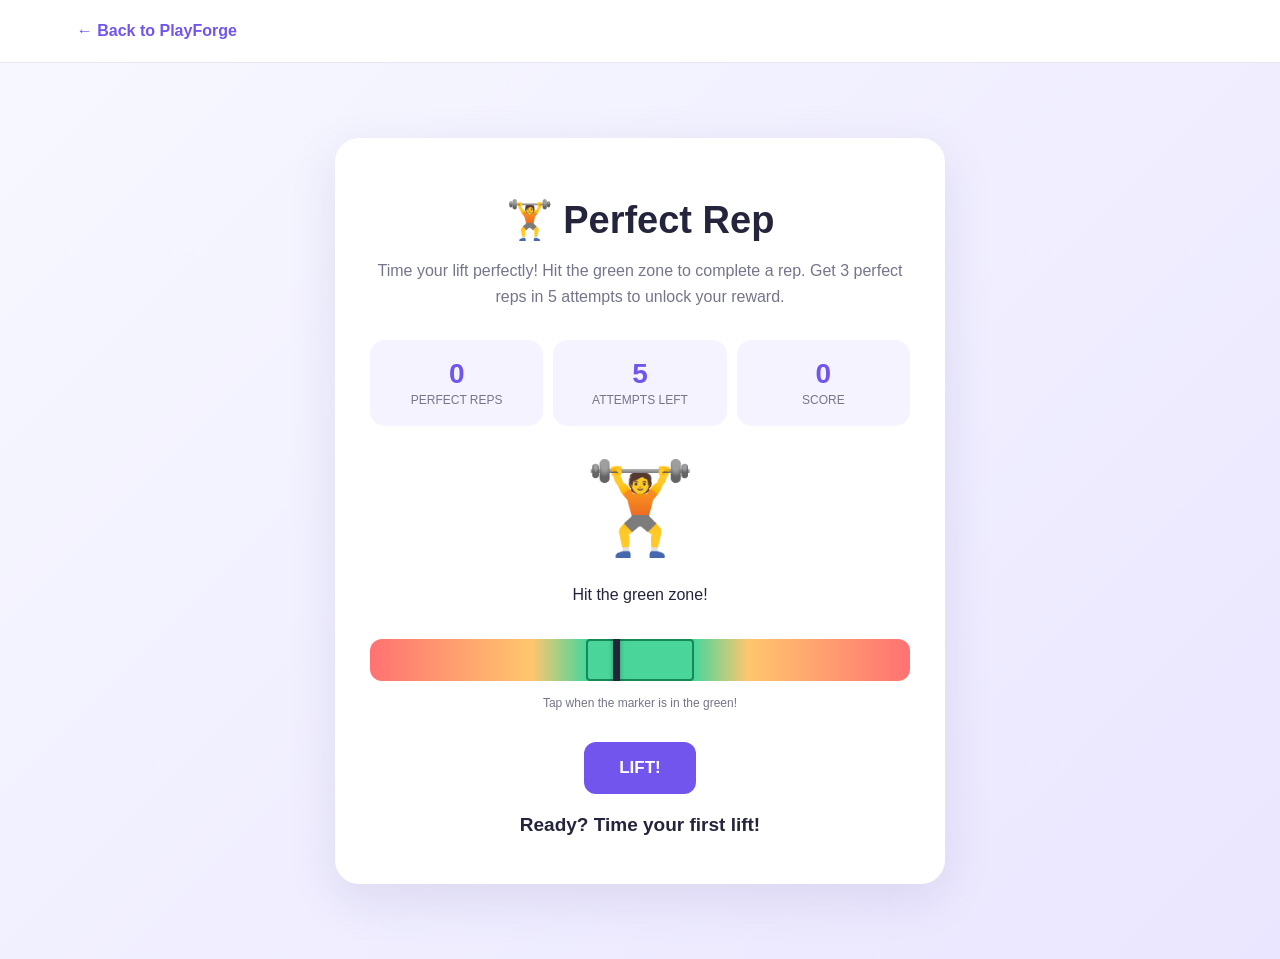
<file: perfect-rep.html>
<!DOCTYPE html>
<html lang="en">
<head>
<meta charset="UTF-8">
<meta name="viewport" content="width=device-width, initial-scale=1.0">
<title>Perfect Rep | PlayForge</title>

<style>
* {
  box-sizing: border-box;
}

body {
  margin: 0;
  min-height: 100vh;
  font-family: Arial, sans-serif;
  background: linear-gradient(135deg, #f7f8ff, #eae6ff);
  color: #24243c;
}

nav {
  padding: 22px 6%;
  background: white;
  border-bottom: 1px solid #e8e5f2;
}

nav a {
  color: #7155ed;
  text-decoration: none;
  font-weight: bold;
}

.container {
  max-width: 650px;
  margin: 55px auto;
  padding: 20px;
}

.game {
  background: white;
  padding: 35px;
  border-radius: 24px;
  text-align: center;
  box-shadow: 0 15px 50px rgba(50, 30, 110, 0.1);
}

h1 {
  font-size: 38px;
  margin-bottom: 10px;
}

.subtitle {
  color: #74758a;
  line-height: 1.6;
}

.stats {
  display: flex;
  justify-content: space-around;
  margin: 30px 0;
  gap: 10px;
}

.stat {
  background: #f5f3ff;
  padding: 18px;
  border-radius: 15px;
  flex: 1;
}

.stat strong {
  display: block;
  font-size: 28px;
  color: #7155ed;
}

.stat span {
  font-size: 12px;
  color: #74758a;
}

.lifter {
  font-size: 90px;
  margin: 25px 0;
  transition: transform 0.2s;
}

.lifter.lifting {
  transform: translateY(-20px) scale(1.1);
}

.meter {
  position: relative;
  height: 42px;
  border-radius: 12px;
  background: linear-gradient(
    to right,
    #ff7272 0%,
    #ffc66d 30%,
    #4ad69a 40%,
    #4ad69a 60%,
    #ffc66d 70%,
    #ff7272 100%
  );
  margin: 35px 0 15px;
  overflow: hidden;
}

.target {
  position: absolute;
  left: 40%;
  width: 20%;
  height: 100%;
  border: 2px solid #158a55;
  border-radius: 4px;
}

.indicator {
  position: absolute;
  top: -4px;
  height: 50px;
  width: 7px;
  border-radius: 5px;
  background: #24243c;
  left: 0%;
  box-shadow: 0 0 5px rgba(0,0,0,0.3);
}

button {
  background: #7155ed;
  color: white;
  border: none;
  padding: 16px 35px;
  border-radius: 12px;
  font-size: 17px;
  font-weight: bold;
  cursor: pointer;
  margin-top: 20px;
}

button:hover {
  background: #5940d5;
}

button:disabled {
  opacity: 0.5;
  cursor: not-allowed;
}

.message {
  min-height: 35px;
  font-size: 19px;
  font-weight: bold;
  margin-top: 20px;
}

.reward {
  display: none;
  background: #f0edff;
  border: 2px dashed #7155ed;
  padding: 25px;
  border-radius: 18px;
  margin-top: 25px;
}

.reward h2 {
  color: #7155ed;
}

.code {
  background: white;
  border: 1px solid #ded8ff;
  padding: 15px;
  border-radius: 10px;
  font-size: 23px;
  font-weight: bold;
  letter-spacing: 2px;
  margin-top: 15px;
}

.small {
  font-size: 12px;
  color: #74758a;
}

@media(max-width: 500px) {
  .game {
    padding: 22px;
  }

  h1 {
    font-size: 30px;
  }

  .stat {
    padding: 12px 5px;
  }
}
</style>
</head>

<body>

<nav>
  <a href="index.html">← Back to PlayForge</a>
</nav>

<div class="container">
  <div class="game">

    <h1>🏋️ Perfect Rep</h1>
    <p class="subtitle">
      Time your lift perfectly! Hit the green zone
      to complete a rep. Get 3 perfect reps in
      5 attempts to unlock your reward.
    </p>

    <div class="stats">
      <div class="stat">
        <strong id="reps">0</strong>
        <span>PERFECT REPS</span>
      </div>

      <div class="stat">
        <strong id="attempts">5</strong>
        <span>ATTEMPTS LEFT</span>
      </div>

      <div class="stat">
        <strong id="score">0</strong>
        <span>SCORE</span>
      </div>
    </div>

    <div id="lifter" class="lifter">🏋️</div>

    <p>Hit the green zone!</p>

    <div class="meter" id="meter">
      <div class="target"></div>
      <div class="indicator" id="indicator"></div>
    </div>

    <p class="small">Tap when the marker is in the green!</p>

    <button id="liftButton" onclick="lift()">LIFT!</button>

    <div class="message" id="message">
      Ready? Time your first lift!
    </div>

    <div class="reward" id="reward">
      <h2>🎉 YOU CRUSHED IT!</h2>
      <p>You unlocked an exclusive personal training offer!</p>

      <h2>BUY 3 SESSIONS<br>GET 1 FREE</h2>

      <div class="code" id="rewardCode">GAINS4</div>

      <button onclick="copyCode()">Copy Reward Code</button>

      <p class="small">
        Demo reward only. Not redeemable.
      </p>
    </div>

    <button id="restartButton"
      onclick="restart()"
      style="display:none;">
      Play Again
    </button>

  </div>
</div>

<script>
let position = 0;
let direction = 1;
let speed = 0.65;
let perfectReps = 0;
let attemptsLeft = 5;
let score = 0;
let playing = true;

const indicator = document.getElementById("indicator");
const meter = document.getElementById("meter");
const message = document.getElementById("message");
const lifter = document.getElementById("lifter");
const liftButton = document.getElementById("liftButton");
const restartButton = document.getElementById("restartButton");
const reward = document.getElementById("reward");

let lastTime = null;

function animate(timestamp) {
  if (lastTime === null) lastTime = timestamp;

  const delta = Math.min((timestamp - lastTime) / 16.67, 3);
  lastTime = timestamp;

  if (playing) {
    position += direction * speed * delta;

    if (position >= 100) {
      position = 100;
      direction = -1;
    }

    if (position <= 0) {
      position = 0;
      direction = 1;
    }

    indicator.style.left = `calc(${position}% - 3px)`;
  }

  requestAnimationFrame(animate);
}

requestAnimationFrame(animate);

function lift() {
  if (!playing) return;

  attemptsLeft--;

  lifter.classList.add("lifting");

  setTimeout(() => {
    lifter.classList.remove("lifting");
  }, 220);

  if (position >= 40 && position <= 60) {
    perfectReps++;
    score += 100;
    message.textContent = "💪 PERFECT REP! +100";
    message.style.color = "#159660";
  } else {
    message.textContent = "❌ Missed! Try again!";
    message.style.color = "#ed6262";
  }

  document.getElementById("reps").textContent = perfectReps;
  document.getElementById("attempts").textContent = attemptsLeft;
  document.getElementById("score").textContent = score;

  speed += 0.12;

  if (perfectReps >= 3) {
    finish(true);
  } else if (attemptsLeft <= 0) {
    finish(false);
  }
}

function finish(won) {
  playing = false;
  liftButton.disabled = true;
  restartButton.style.display = "inline-block";

  if (won) {
    message.textContent = "🏆 Challenge Completed!";
    reward.style.display = "block";
  } else {
    message.textContent = "Challenge Over! Give it another shot.";
    message.style.color = "#ed6262";
  }
}

function restart() {
  position = 0;
  direction = 1;
  speed = 0.65;
  perfectReps = 0;
  attemptsLeft = 5;
  score = 0;
  playing = true;

  document.getElementById("reps").textContent = "0";
  document.getElementById("attempts").textContent = "5";
  document.getElementById("score").textContent = "0";

  message.textContent = "Ready? Time your first lift!";
  message.style.color = "#24243c";

  reward.style.display = "none";
  restartButton.style.display = "none";
  liftButton.disabled = false;
  lastTime = null;
}

function copyCode() {
  const code = document.getElementById("rewardCode").textContent;

  if (navigator.clipboard && window.isSecureContext) {
    navigator.clipboard.writeText(code)
      .then(() => alert("Demo code copied: " + code))
      .catch(() => alert("Copy this demo code: " + code));
  } else {
    alert("Copy this demo code: " + code);
  }
}
</script>

</body>
</html>
</file>
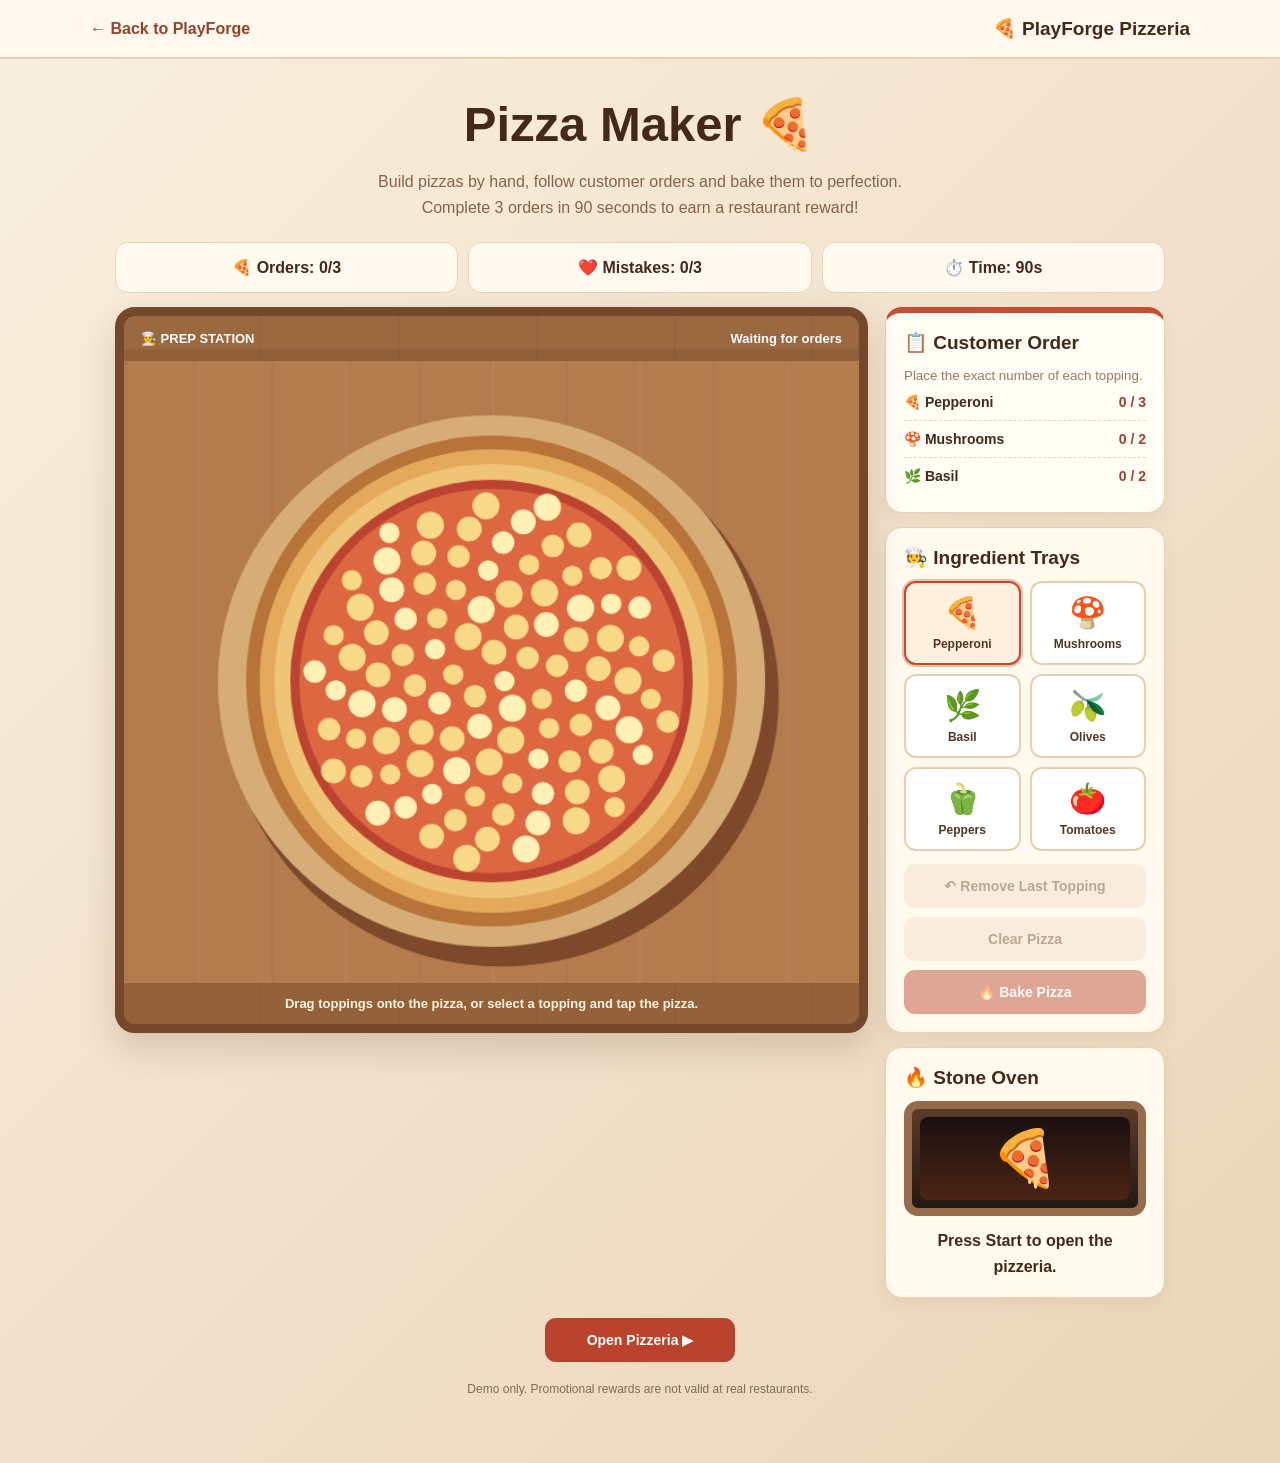
<file: pizza-stack.html>
<!DOCTYPE html>
<html lang="en">
<head>
<meta charset="UTF-8">
<meta name="viewport" content="width=device-width, initial-scale=1">
<title>Pizza Maker | PlayForge</title>
<style>
*{box-sizing:border-box}
:root{
 --cream:#f7ecdb;--brown:#44291b;--red:#ae3f2b;
 --gold:#e7ba70;--wood:#a76b3d;
}
body{
 margin:0;color:var(--brown);font-family:Arial,sans-serif;
 background:linear-gradient(135deg,#f9efdf,#ead5b8);
}
header{
 display:flex;justify-content:space-between;align-items:center;
 padding:17px max(18px,calc((100vw - 1100px)/2));
 background:#fff8ee;border-bottom:2px solid #e7d0b0;
 gap:12px;
}
header a{color:#93432b;text-decoration:none;font-weight:bold}
header strong{font-size:19px}
main{max-width:1080px;margin:auto;padding:25px 15px 55px}
h1{text-align:center;font-size:clamp(32px,5vw,49px);margin:12px 0}
.subtitle{text-align:center;color:#85634c;line-height:1.6}
.stats{
 display:grid;grid-template-columns:repeat(3,1fr);
 gap:10px;margin:22px 0 14px;
}
.stat{
 background:#fff9f0;border:1px solid #e8d5b9;
 border-radius:13px;text-align:center;padding:15px 8px;
 font-weight:bold;
}
.game-layout{
 display:grid;grid-template-columns:1fr 280px;gap:17px;
 align-items:start;
}
.kitchen{
 position:relative;overflow:hidden;border-radius:20px;
 border:9px solid #75482c;
 background:
 repeating-linear-gradient(90deg,
 transparent 0px,transparent 135px,#00000009 136px,#00000009 138px),
 repeating-linear-gradient(0deg,
 #a97143 0px,#a97143 74px,#b77c4c 75px,#b77c4c 150px);
 box-shadow:0 15px 35px #57351f30;
}
.kitchen-top{
 display:flex;justify-content:space-between;align-items:center;
 padding:15px 17px;background:#00000028;color:white;
 font-size:13px;font-weight:bold;gap:10px;
}
#pizzaCanvas{
 display:block;width:100%;height:auto;touch-action:none;
 cursor:crosshair;
}
.counter-label{
 text-align:center;color:#fff4df;padding:13px;
 background:#00000022;font-weight:bold;font-size:13px;
}
.sidebar{display:flex;flex-direction:column;gap:14px}
.ticket,.ingredients,.oven-panel{
 background:#fff9ee;border:1px solid #e6d1b1;
 border-radius:17px;padding:18px;
 box-shadow:0 6px 15px #68472b12;
}
.ticket{
 background:#fffdf4;border-top:6px solid #bf5135;
}
.ticket h2,.ingredients h2,.oven-panel h2{
 font-size:19px;margin:0 0 12px;
}
.ticket small{color:#967a61}
.order-row{
 display:flex;justify-content:space-between;align-items:center;
 padding:10px 0;border-bottom:1px dashed #e5d4bd;
 font-weight:bold;font-size:14px;
}
.order-row:last-child{border-bottom:0}
.count{color:#a43e2d}
.ingredient-grid{
 display:grid;grid-template-columns:repeat(2,1fr);gap:9px;
}
.ingredient{
 border:2px solid #e6cfaf;background:white;border-radius:12px;
 padding:12px 5px;cursor:grab;user-select:none;
 touch-action:none;text-align:center;
 color:#533522;font-size:12px;font-weight:bold;
}
.ingredient.selected{
 border-color:#c44a30;background:#fff0df;
 box-shadow:0 0 0 2px #e9bfa6;
}
.ingredient .emoji{display:block;font-size:30px;margin-bottom:7px}
button{
 border:0;border-radius:11px;padding:14px 17px;
 font-size:14px;font-weight:bold;cursor:pointer;
}
.primary{background:#b9432d;color:white;width:100%}
.primary:hover{background:#92301f}
.secondary{background:#f1e0c8;color:#69432b;width:100%}
.secondary:hover{background:#e6ceb0}
button:disabled{opacity:.45;cursor:not-allowed}
.actions{display:grid;gap:9px;margin-top:13px}
#oven{
 height:115px;background:linear-gradient(#5a3a2a,#241813);
 border:8px solid #956c4b;border-radius:14px;
 display:flex;justify-content:center;align-items:center;
 overflow:hidden;position:relative;
}
#oven:before{
 content:"";position:absolute;inset:8px;
 border-radius:8px;background:linear-gradient(#1a1010,#4b2413);
}
#oven.baking:before{
 background:radial-gradient(ellipse at bottom,#ffb034,#ba411b 60%,#2a1713);
 animation:glow .4s infinite alternate;
}
@keyframes glow{from{filter:brightness(.8)}to{filter:brightness(1.35)}}
.oven-pizza{
 font-size:55px;z-index:1;transition:transform .5s,opacity .5s;
}
#oven.baking .oven-pizza{
 animation:bakeSpin 1.2s ease-in-out infinite;
}
@keyframes bakeSpin{
 0%,100%{transform:scale(.85) rotate(-8deg)}
 50%{transform:scale(1.1) rotate(8deg)}
}
#status{
 text-align:center;font-weight:bold;line-height:1.6;
 min-height:40px;margin-top:12px;
}
#startBtn{
 display:block;margin:20px auto;
 background:#b9432d;color:white;min-width:190px;
}
.reward{
 background:#e7f2dc;border:2px dashed #7d9d60;
 padding:20px;border-radius:15px;text-align:center;
 max-width:530px;margin:18px auto;
}
.reward code{
 display:inline-block;background:white;padding:12px 18px;
 border-radius:9px;font-size:24px;margin:12px;
}
.note{text-align:center;color:#866a53;font-size:12px}
.drag-ghost{
 position:fixed;pointer-events:none;z-index:9999;
 font-size:38px;transform:translate(-50%,-50%);
 filter:drop-shadow(0 4px 4px #0005);
}
@media(max-width:760px){
 .game-layout{grid-template-columns:1fr}
 .sidebar{display:grid;grid-template-columns:1fr 1fr}
 .oven-panel{grid-column:1/-1}
}
@media(max-width:480px){
 .sidebar{grid-template-columns:1fr}
 .oven-panel{grid-column:auto}
 .kitchen{border-width:5px}
 .stats{gap:5px}
 .stat{font-size:12px;padding:12px 4px}
 .ticket,.ingredients,.oven-panel{padding:14px}
}
</style>
</head>
<body>

<header>
<a href="index.html">← Back to PlayForge</a>
<strong>🍕 PlayForge Pizzeria</strong>
</header>

<main>
<h1>Pizza Maker 🍕</h1>
<p class="subtitle">
Build pizzas by hand, follow customer orders and bake them to perfection.<br>
Complete 3 orders in 90 seconds to earn a restaurant reward!
</p>

<div class="stats">
 <div class="stat">🍕 Orders: <span id="orders">0</span>/3</div>
 <div class="stat">❤️ Mistakes: <span id="mistakes">0</span>/3</div>
 <div class="stat">⏱️ Time: <span id="time">90</span>s</div>
</div>

<div class="game-layout">
 <div class="kitchen">
  <div class="kitchen-top">
   <span>👨‍🍳 PREP STATION</span>
   <span id="kitchenLabel">Waiting for orders</span>
  </div>
  <canvas id="pizzaCanvas" width="650" height="550"></canvas>
  <div class="counter-label">
   Drag toppings onto the pizza, or select a topping and tap the pizza.
  </div>
 </div>

 <aside class="sidebar">

  <div class="ticket">
   <h2>📋 Customer Order</h2>
   <small>Place the exact number of each topping.</small>
   <div id="orderList"></div>
  </div>

  <div class="ingredients">
   <h2>🧑‍🍳 Ingredient Trays</h2>
   <div class="ingredient-grid" id="ingredientGrid"></div>
   <div class="actions">
    <button class="secondary" id="undoBtn">↶ Remove Last Topping</button>
    <button class="secondary" id="clearBtn">Clear Pizza</button>
    <button class="primary" id="bakeBtn">🔥 Bake Pizza</button>
   </div>
  </div>

  <div class="oven-panel">
   <h2>🔥 Stone Oven</h2>
   <div id="oven">
    <div class="oven-pizza">🍕</div>
   </div>
   <div id="status">Press Start to open the pizzeria.</div>
  </div>

 </aside>
</div>

<button id="startBtn">Open Pizzeria ▶</button>
<div id="rewardArea"></div>
<p class="note">Demo only. Promotional rewards are not valid at real restaurants.</p>
</main>

<script>
const canvas=document.getElementById("pizzaCanvas");
const ctx=canvas.getContext("2d");
const W=canvas.width,H=canvas.height;
const CX=W/2,CY=H/2+8,R=205;

const orderList=document.getElementById("orderList");
const ingredientGrid=document.getElementById("ingredientGrid");
const ordersEl=document.getElementById("orders");
const mistakesEl=document.getElementById("mistakes");
const timeEl=document.getElementById("time");
const statusEl=document.getElementById("status");
const kitchenLabel=document.getElementById("kitchenLabel");
const rewardArea=document.getElementById("rewardArea");
const startBtn=document.getElementById("startBtn");
const bakeBtn=document.getElementById("bakeBtn");
const undoBtn=document.getElementById("undoBtn");
const clearBtn=document.getElementById("clearBtn");
const oven=document.getElementById("oven");

const ingredients=[
 {id:"pepperoni",name:"Pepperoni",emoji:"🍕"},
 {id:"mushroom",name:"Mushrooms",emoji:"🍄"},
 {id:"basil",name:"Basil",emoji:"🌿"},
 {id:"olive",name:"Olives",emoji:"🫒"},
 {id:"pepper",name:"Peppers",emoji:"🫑"},
 {id:"tomato",name:"Tomatoes",emoji:"🍅"}
];

const recipes=[
 {pepperoni:3,mushroom:2,basil:2},
 {olive:3,pepper:2,tomato:2},
 {pepperoni:2,mushroom:2,olive:2,basil:1},
 {tomato:3,basil:2,pepper:2},
 {pepperoni:3,olive:2,pepper:2}
];

let order={};
let placed=[];
let selected="pepperoni";
let ordersDone=0,mistakes=0,timeLeft=90;
let playing=false,baking=false,gameToken=0;
let timerId=null;
let drag=null,ghost=null;

function chooseOrder(){
 const template=recipes[Math.floor(Math.random()*recipes.length)];
 order={...template};
 placed=[];
 renderTicket();
 draw();
}

function counts(){
 const result={};
 for(const p of placed)result[p.id]=(result[p.id]||0)+1;
 return result;
}

function orderComplete(){
 const actual=counts();
 return Object.keys(order).every(id=>actual[id]===order[id])
   && Object.keys(actual).every(id=>(order[id]||0)===actual[id]);
}

function renderTicket(){
 const actual=counts();
 orderList.innerHTML="";
 for(const [id,amount] of Object.entries(order)){
  const ing=ingredients.find(i=>i.id===id);
  const row=document.createElement("div");
  row.className="order-row";
  const name=document.createElement("span");
  name.textContent=ing.emoji+" "+ing.name;
  const count=document.createElement("span");
  count.className="count";
  count.textContent=(actual[id]||0)+" / "+amount;
  if((actual[id]||0)===amount)count.style.color="#398349";
  row.append(name,count);
  orderList.appendChild(row);
 }
}

function renderTrays(){
 ingredientGrid.innerHTML="";
 for(const ing of ingredients){
  const btn=document.createElement("button");
  btn.type="button";
  btn.className="ingredient"+(selected===ing.id?" selected":"");
  btn.innerHTML=`<span class="emoji">${ing.emoji}</span>${ing.name}`;
  btn.addEventListener("click",()=>{
   selected=ing.id;renderTrays();
  });
  btn.addEventListener("pointerdown",e=>{
   if(!playing||baking)return;
   if(e.pointerType==="mouse" && e.button!==0)return;
   selected=ing.id;renderTrays();
   drag={id:ing.id,pointerId:e.pointerId};
   createGhost(ing.emoji,e.clientX,e.clientY);
  });
  ingredientGrid.appendChild(btn);
 }
}

function createGhost(emoji,x,y){
 removeGhost();
 ghost=document.createElement("div");
 ghost.className="drag-ghost";
 ghost.textContent=emoji;
 document.body.appendChild(ghost);
 moveGhost(x,y);
}

function moveGhost(x,y){
 if(ghost){
  ghost.style.left=x+"px";
  ghost.style.top=y+"px";
 }
}

function removeGhost(){
 if(ghost){ghost.remove();ghost=null;}
}

document.addEventListener("pointermove",e=>{
 if(drag&&e.pointerId===drag.pointerId)moveGhost(e.clientX,e.clientY);
});

document.addEventListener("pointerup",e=>{
 if(!drag||e.pointerId!==drag.pointerId)return;
 const id=drag.id;
 drag=null;
 removeGhost();
 const rect=canvas.getBoundingClientRect();
 if(e.clientX>=rect.left&&e.clientX<=rect.right&&
    e.clientY>=rect.top&&e.clientY<=rect.bottom){
  const p=canvasCoords(e.clientX,e.clientY);
  addTopping(id,p.x,p.y);
 }
});

document.addEventListener("pointercancel",()=>{
 drag=null;removeGhost();
});

function canvasCoords(clientX,clientY){
 const rect=canvas.getBoundingClientRect();
 return {
  x:(clientX-rect.left)*W/rect.width,
  y:(clientY-rect.top)*H/rect.height
 };
}

canvas.addEventListener("pointerdown",e=>{
 if(!playing||baking||drag)return;
 const p=canvasCoords(e.clientX,e.clientY);
 addTopping(selected,p.x,p.y);
});

function addTopping(id,x,y){
 if(!playing||baking)return;
 const dx=x-CX,dy=y-CY;
 if(Math.hypot(dx,dy)>R-35){
  statusEl.textContent="Place toppings inside the pizza crust.";
  return;
 }
 placed.push({id,x,y,rotation:Math.random()*6.28});
 renderTicket();
 draw();
 statusEl.textContent=orderComplete()
  ?"Perfect! Your pizza is ready to bake."
  :"Keep building the customer's order.";
}

function undo(){
 if(!playing||baking||!placed.length)return;
 placed.pop();renderTicket();draw();
 statusEl.textContent="Last topping removed.";
}

function clearPizza(){
 if(!playing||baking)return;
 placed=[];renderTicket();draw();
 statusEl.textContent="Fresh pizza base ready.";
}

function roundRect(x,y,w,h,r,fill){
 ctx.beginPath();
 ctx.roundRect(x,y,w,h,r);
 ctx.fillStyle=fill;ctx.fill();
}

function drawBackground(){
 ctx.clearRect(0,0,W,H);
 ctx.fillStyle="#b47b4c";
 ctx.fillRect(0,0,W,H);

 for(let i=0;i<12;i++){
  ctx.fillStyle=i%2?"#ffffff09":"#44221108";
  ctx.fillRect(i*65,0,3,H);
 }

 ctx.save();
 ctx.translate(CX,CY);
 ctx.rotate(-.07);

 ctx.fillStyle="#7e492b";
 ctx.beginPath();
 ctx.ellipse(9,15,244,238,0,0,Math.PI*2);
 ctx.fill();

 ctx.fillStyle="#d7ad77";
 ctx.beginPath();
 ctx.ellipse(0,0,242,235,0,0,Math.PI*2);
 ctx.fill();

 ctx.restore();

 ctx.fillStyle="#b77338";
 ctx.beginPath();ctx.arc(CX,CY,R+12,0,Math.PI*2);ctx.fill();

 ctx.fillStyle="#e4a95a";
 ctx.beginPath();ctx.arc(CX,CY,R,0,Math.PI*2);ctx.fill();

 ctx.fillStyle="#eec477";
 ctx.beginPath();ctx.arc(CX,CY,R-13,0,Math.PI*2);ctx.fill();

 ctx.fillStyle="#bb4330";
 ctx.beginPath();ctx.arc(CX,CY,R-27,0,Math.PI*2);ctx.fill();

 ctx.fillStyle="#dc6740";
 ctx.beginPath();ctx.arc(CX,CY,R-35,0,Math.PI*2);ctx.fill();

 // Melted mozzarella base
 for(let i=0;i<100;i++){
  const angle=i*2.399;
  const radius=Math.sqrt((i+.5)/100)*(R-43);
  const x=CX+Math.cos(angle)*radius;
  const y=CY+Math.sin(angle)*radius;
  ctx.fillStyle=i%3===0?"#fff1b5":"#f7d987";
  ctx.beginPath();ctx.arc(x,y,9+(i%4),0,Math.PI*2);ctx.fill();
 }
}

function drawTopping(p){
 ctx.save();
 ctx.translate(p.x,p.y);
 ctx.rotate(p.rotation);

 if(p.id==="pepperoni"){
  ctx.fillStyle="#962b25";
  ctx.beginPath();ctx.arc(0,0,22,0,Math.PI*2);ctx.fill();
  ctx.fillStyle="#c9513b";
  ctx.beginPath();ctx.arc(0,0,18,0,Math.PI*2);ctx.fill();
  ctx.fillStyle="#e38a65";
  for(const [x,y] of [[-8,-6],[8,3],[-1,9],[5,-9]]){
   ctx.beginPath();ctx.arc(x,y,3,0,Math.PI*2);ctx.fill();
  }
 }else if(p.id==="mushroom"){
  ctx.fillStyle="#e4c7a4";
  roundRect(-5,0,10,23,4,"#e4c7a4");
  ctx.beginPath();ctx.ellipse(0,-4,22,15,0,Math.PI,0);ctx.fill();
  ctx.strokeStyle="#8f7155";ctx.lineWidth=3;ctx.stroke();
  ctx.fillStyle="#a78c71";
  for(const x of [-11,0,11])ctx.fillRect(x,-6,2,7);
 }else if(p.id==="basil"){
  ctx.fillStyle="#307b37";
  ctx.beginPath();
  ctx.moveTo(0,-23);
  ctx.bezierCurveTo(30,-10,22,17,0,24);
  ctx.bezierCurveTo(-22,15,-28,-10,0,-23);
  ctx.fill();
  ctx.strokeStyle="#a1c574";ctx.lineWidth=2;
  ctx.beginPath();ctx.moveTo(0,-17);ctx.lineTo(0,17);ctx.stroke();
 }else if(p.id==="olive"){
  ctx.strokeStyle="#282b1b";ctx.lineWidth=8;
  ctx.beginPath();ctx.arc(0,0,13,0,Math.PI*2);ctx.stroke();
  ctx.strokeStyle="#656b36";ctx.lineWidth=2;ctx.stroke();
 }else if(p.id==="pepper"){
  ctx.strokeStyle="#3d9a44";ctx.lineWidth=10;
  ctx.beginPath();ctx.arc(0,0,18,.2,Math.PI*1.85);ctx.stroke();
  ctx.strokeStyle="#9dca62";ctx.lineWidth=3;ctx.stroke();
 }else if(p.id==="tomato"){
  ctx.fillStyle="#d34830";
  ctx.beginPath();ctx.arc(0,0,21,0,Math.PI*2);ctx.fill();
  ctx.strokeStyle="#f8ad7d";ctx.lineWidth=3;ctx.stroke();
  ctx.fillStyle="#f7ba85";
  for(let a=0;a<6;a++){
   const angle=a*Math.PI/3;
   ctx.beginPath();
   ctx.ellipse(Math.cos(angle)*11,Math.sin(angle)*11,3,5,angle,0,Math.PI*2);
   ctx.fill();
  }
 }
 ctx.restore();
}

function draw(){
 drawBackground();
 for(const p of placed)drawTopping(p);
}

function registerMistake(reason){
 mistakes++;
 mistakesEl.textContent=mistakes;
 statusEl.textContent=reason;
 if(mistakes>=3)end(false);
}

function bake(){
 if(!playing||baking)return;
 if(!orderComplete()){
  registerMistake("Wrong order! Check the ingredient quantities.");
  return;
 }
 baking=true;
 bakeBtn.disabled=true;
 undoBtn.disabled=true;
 clearBtn.disabled=true;
 oven.classList.add("baking");
 kitchenLabel.textContent="BAKING...";
 statusEl.textContent="🔥 Baking your pizza...";
 const token=gameToken;

 setTimeout(()=>{
  if(token!==gameToken||!playing)return;
  oven.classList.remove("baking");
  baking=false;
  bakeBtn.disabled=false;
  undoBtn.disabled=false;
  clearBtn.disabled=false;

  ordersDone++;
  ordersEl.textContent=ordersDone;

  if(ordersDone>=3){
   end(true);
  }else{
   kitchenLabel.textContent="NEW ORDER";
   statusEl.textContent="Delicious! Next customer is waiting.";
   chooseOrder();
  }
 },1800);
}

function end(won){
 playing=false;
 baking=false;
 clearInterval(timerId);
 timerId=null;
 gameToken++;
 oven.classList.remove("baking");
 bakeBtn.disabled=true;
 undoBtn.disabled=true;
 clearBtn.disabled=true;
 kitchenLabel.textContent=won?"SHIFT COMPLETE":"KITCHEN CLOSED";
 startBtn.textContent="Play Again ↻";

 if(won){
  statusEl.textContent="🎉 Three delicious pizzas served!";
  rewardArea.innerHTML=`
   <div class="reward">
    <strong>🍕 YOU UNLOCKED 15% OFF!</strong><br>
    <code>PIZZA15</code><br>
    <small>Demo code only — not valid for purchases.</small>
   </div>`;
 }else{
  statusEl.textContent="Game over! Give the pizzeria another try.";
 }
}

function start(){
 clearInterval(timerId);
 gameToken++;
 playing=true;
 baking=false;
 ordersDone=0;
 mistakes=0;
 timeLeft=90;
 ordersEl.textContent=0;
 mistakesEl.textContent=0;
 timeEl.textContent=90;
 rewardArea.innerHTML="";
 startBtn.textContent="Restart Game ↻";
 bakeBtn.disabled=false;
 undoBtn.disabled=false;
 clearBtn.disabled=false;
 oven.classList.remove("baking");
 kitchenLabel.textContent="ORDER IN PROGRESS";
 statusEl.textContent="Drag ingredients onto the pizza!";
 chooseOrder();
 timerId=setInterval(()=>{
  if(!playing)return;
  timeLeft--;
  timeEl.textContent=timeLeft;
  if(timeLeft<=0)end(false);
 },1000);
}

bakeBtn.addEventListener("click",bake);
undoBtn.addEventListener("click",undo);
clearBtn.addEventListener("click",clearPizza);
startBtn.addEventListener("click",start);

renderTrays();
chooseOrder();
bakeBtn.disabled=true;
undoBtn.disabled=true;
clearBtn.disabled=true;
</script>
</body>
</html>
</file>
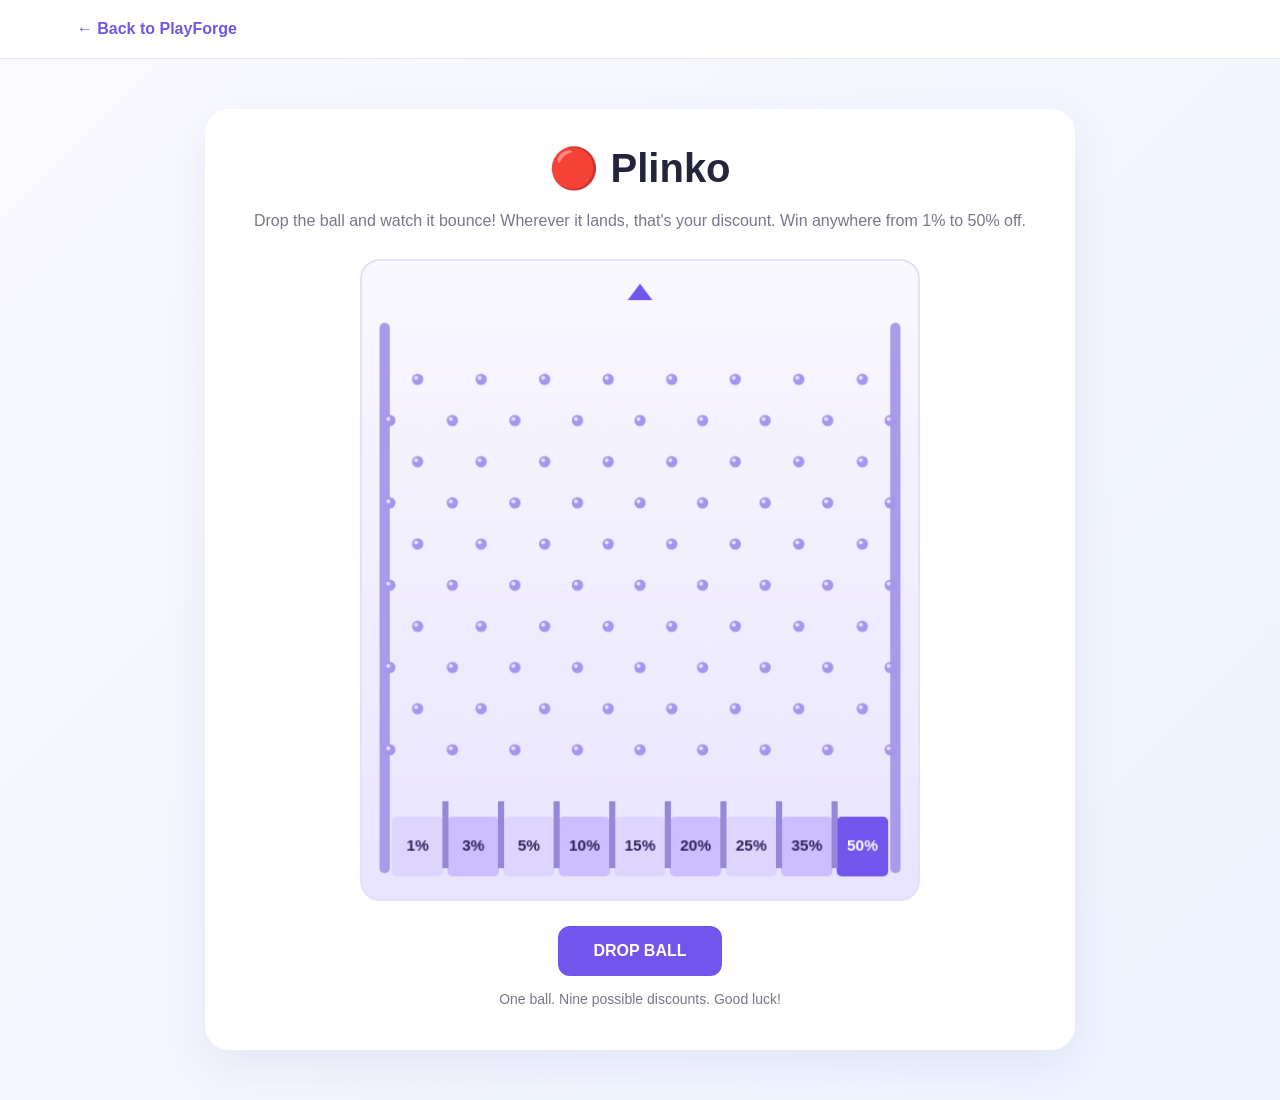
<file: plinko.html>
<!DOCTYPE html>
<html lang="en">
<head>
<meta charset="UTF-8">
<meta name="viewport" content="width=device-width, initial-scale=1">
<title>Plinko | PlayForge</title>
<style>
* { box-sizing: border-box; }
body {
  margin: 0;
  font-family: Arial, sans-serif;
  color: #24243b;
  background: linear-gradient(135deg,#faf9ff,#edf3ff);
}
nav {
  background: white;
  padding: 20px 6%;
  border-bottom: 1px solid #e8e5f2;
}
nav a {
  color: #7155ed;
  font-weight: bold;
  text-decoration: none;
}
.container {
  max-width: 900px;
  margin: 35px auto;
  padding: 15px;
}
.panel {
  background: white;
  padding: 28px;
  border-radius: 24px;
  text-align: center;
  box-shadow: 0 15px 45px #29205b12;
}
h1 { font-size: 40px; margin: 8px 0; }
.subtitle { color: #77778b; line-height: 1.6; }
.board {
  width: min(100%,560px);
  margin: 25px auto;
  background: #f6f3ff;
  border: 2px solid #e5dfff;
  border-radius: 20px;
  overflow: hidden;
}
canvas {
  display: block;
  width: 100%;
  height: auto;
}
button {
  background: #7155ed;
  color: white;
  border: 0;
  padding: 16px 35px;
  border-radius: 12px;
  font-size: 16px;
  font-weight: bold;
  cursor: pointer;
}
button:hover { background: #5840d0; }
button:disabled { opacity: .5; cursor: not-allowed; }
.info {
  color: #77778b;
  font-size: 14px;
  margin: 15px 0;
}
.reward {
  display: none;
  margin: 25px auto 0;
  max-width: 560px;
  padding: 25px;
  border-radius: 18px;
  background: #f0edff;
  border: 2px dashed #7155ed;
}
.reward h2 { color: #7155ed; }
.code {
  background: white;
  border-radius: 12px;
  padding: 15px;
  font-size: 23px;
  font-weight: bold;
  letter-spacing: 2px;
  margin: 15px 0;
}
.small { color: #77778b; font-size: 12px; }
@media(max-width:600px) {
  .panel { padding: 12px; }
  h1 { font-size: 31px; }
}
</style>
</head>
<body>

<nav><a href="index.html">← Back to PlayForge</a></nav>

<div class="container">
<div class="panel">
  <h1>🔴 Plinko</h1>
  <p class="subtitle">
    Drop the ball and watch it bounce!
    Wherever it lands, that's your discount.
    Win anywhere from 1% to 50% off.
  </p>

  <div class="board">
    <canvas id="game" width="540" height="620"></canvas>
  </div>

  <button id="dropButton">DROP BALL</button>
  <p class="info" id="status">
    One ball. Nine possible discounts. Good luck!
  </p>

  <div class="reward" id="reward">
    <h2>🎉 YOU WON!</h2>
    <h1 id="discountText">10% OFF</h1>
    <p>Your exclusive discount code:</p>
    <div class="code" id="rewardCode">PLINKO10</div>
    <button id="copyButton">Copy Code</button>
    <p class="small">
      Demo code only. Not redeemable.
    </p>
  </div>
</div>
</div>

<script>
const canvas = document.getElementById("game");
const ctx = canvas.getContext("2d");

const W = canvas.width;
const H = canvas.height;

const dropButton = document.getElementById("dropButton");
const statusEl = document.getElementById("status");
const rewardEl = document.getElementById("reward");
const discountText = document.getElementById("discountText");
const rewardCode = document.getElementById("rewardCode");

// Each slot has its own prize and code.
const prizes = [
  {discount:1,  code:"PLINKO1"},
  {discount:3,  code:"PLINKO3"},
  {discount:5,  code:"PLINKO5"},
  {discount:10, code:"PLINKO10"},
  {discount:15, code:"PLINKO15"},
  {discount:20, code:"PLINKO20"},
  {discount:25, code:"PLINKO25"},
  {discount:35, code:"PLINKO35"},
  {discount:50, code:"PLINKO50"}
];

const slotCount = prizes.length;
const left = 27;
const right = 513;
const slotWidth = (right-left)/slotCount;
const floorY = 586;
const pegRadius = 5.5;
const ballRadius = 9;

let pegs = [];
let ball = null;
let running = false;
let selectedSlot = -1;
let lastTime = 0;

// Generate staggered peg rows.
for (let row = 0; row < 10; row++) {
  const y = 115 + row*40;
  const count = row%2===0 ? 8 : 9;

  for (let col = 0; col < count; col++) {
    const x = row%2===0
      ? 54 + col*61.7
      : 27 + col*60.75;

    pegs.push({x,y});
  }
}

function dropBall() {
  if (running) return;

  running = true;
  selectedSlot = -1;
  rewardEl.style.display = "none";
  dropButton.disabled = true;
  statusEl.textContent = "Your ball is bouncing...";

  // Small random starting variation.
  ball = {
    x: W/2 + (Math.random()-.5)*12,
    y: 45,
    vx: (Math.random()-.5)*1.5,
    vy: 0
  };
}

function update(dt) {
  if (!running || !ball) return;

  // Fixed-step physics is handled by the animation loop.
  ball.vy += 0.19*dt;
  ball.vx *= Math.pow(0.997,dt);

  ball.x += ball.vx*dt;
  ball.y += ball.vy*dt;

  // Bounce against the side walls.
  if (ball.x < left+ballRadius) {
    ball.x = left+ballRadius;
    ball.vx = Math.abs(ball.vx)*0.75;
  }
  if (ball.x > right-ballRadius) {
    ball.x = right-ballRadius;
    ball.vx = -Math.abs(ball.vx)*0.75;
  }

  // Collisions with pegs.
  for (const peg of pegs) {
    const dx = ball.x-peg.x;
    const dy = ball.y-peg.y;
    const dist = Math.hypot(dx,dy);
    const minDist = ballRadius+pegRadius;

    if (dist < minDist) {
      let nx,ny;

      if (dist < 0.001) {
        nx = Math.random()<0.5 ? -1 : 1;
        ny = 0;
      } else {
        nx = dx/dist;
        ny = dy/dist;
      }

      ball.x = peg.x + nx*minDist;
      ball.y = peg.y + ny*minDist;

      const dot = ball.vx*nx + ball.vy*ny;

      if (dot < 0) {
        ball.vx -= 1.65*dot*nx;
        ball.vy -= 1.65*dot*ny;
      }

      ball.vx += (Math.random()-.5)*0.8;
      ball.vx = Math.max(-5,Math.min(5,ball.vx));
    }
  }

  // Prize-slot dividers.
  if (ball.y+ballRadius > 528 && ball.y-ballRadius < floorY) {
    for (let i=1;i<slotCount;i++) {
      const dividerX = left+i*slotWidth;

      if (Math.abs(ball.x-dividerX) < ballRadius+3) {
        const dir = ball.x<dividerX ? -1 : 1;
        ball.x = dividerX+dir*(ballRadius+3);
        ball.vx = dir*Math.max(1,Math.abs(ball.vx)*0.6);
      }
    }
  }

  // Land in a prize slot.
  if (ball.y >= floorY-ballRadius) {
    ball.y = floorY-ballRadius;
    running = false;

    selectedSlot = Math.max(0,Math.min(
      slotCount-1,
      Math.floor((ball.x-left)/slotWidth)
    ));

    const prize = prizes[selectedSlot];
    discountText.textContent = prize.discount+"% OFF";
    rewardCode.textContent = prize.code;
    rewardEl.style.display = "block";
    dropButton.disabled = false;
    dropButton.textContent = "PLAY AGAIN";
    statusEl.textContent =
      "You landed on "+prize.discount+"% off!";
  }
}

function roundedRect(x,y,w,h,r,color) {
  ctx.fillStyle = color;
  ctx.beginPath();
  ctx.roundRect(x,y,w,h,r);
  ctx.fill();
}

function draw() {
  ctx.clearRect(0,0,W,H);

  const gradient = ctx.createLinearGradient(0,0,0,H);
  gradient.addColorStop(0,"#faf8ff");
  gradient.addColorStop(1,"#e9e4ff");
  ctx.fillStyle = gradient;
  ctx.fillRect(0,0,W,H);

  // Board rails.
  roundedRect(17,60,10,535,5,"#a99be9");
  roundedRect(513,60,10,535,5,"#a99be9");

  // Drop indicator.
  ctx.fillStyle = "#7155ed";
  ctx.beginPath();
  ctx.moveTo(W/2,22);
  ctx.lineTo(W/2-12,38);
  ctx.lineTo(W/2+12,38);
  ctx.fill();

  // Pegs.
  for (const peg of pegs) {
    ctx.beginPath();
    ctx.arc(peg.x,peg.y,pegRadius,0,Math.PI*2);
    ctx.fillStyle = "#a695ed";
    ctx.fill();

    ctx.beginPath();
    ctx.arc(peg.x-1.5,peg.y-1.5,2,0,Math.PI*2);
    ctx.fillStyle = "#e6ddff";
    ctx.fill();
  }

  // Prize slots.
  for (let i=0;i<slotCount;i++) {
    const x = left+i*slotWidth;
    const prize = prizes[i];

    let color = i%2===0 ? "#ded5ff" : "#cbbdff";
    if (i===8) color = "#7155ed";
    if (i===selectedSlot) color = "#35c997";

    roundedRect(
      x+2,540,slotWidth-4,58,5,color
    );

    ctx.fillStyle = i===8 && i!==selectedSlot
      ? "#ffffff" : "#30245c";
    ctx.font = "bold 15px Arial";
    ctx.textAlign = "center";
    ctx.fillText(
      prize.discount+"%",
      x+slotWidth/2,
      573
    );

    if (i>0) {
      ctx.fillStyle = "#9787d8";
      ctx.fillRect(x-3,525,6,65);
    }
  }

  ctx.textAlign = "left";

  // Ball.
  if (ball) {
    ctx.beginPath();
    ctx.arc(ball.x,ball.y,ballRadius,0,Math.PI*2);
    ctx.fillStyle = "#ff668c";
    ctx.fill();

    ctx.beginPath();
    ctx.arc(ball.x-3,ball.y-3,3,0,Math.PI*2);
    ctx.fillStyle = "#ffc0d0";
    ctx.fill();
  }
}

function loop(timestamp) {
  const dt = Math.min((timestamp-lastTime)/16.67 || 1,2);
  lastTime = timestamp;

  // Substeps reduce missed collisions.
  const steps = 3;
  for(let i=0;i<steps;i++) {
    update(dt/steps);
  }

  draw();
  requestAnimationFrame(loop);
}

dropButton.addEventListener("click",dropBall);

document.getElementById("copyButton")
  .addEventListener("click",async()=>{
    const code = rewardCode.textContent;
    try {
      await navigator.clipboard.writeText(code);
      statusEl.textContent = "Demo code copied: "+code;
    } catch {
      statusEl.textContent = "Your demo code is "+code;
    }
  });

draw();
requestAnimationFrame(loop);
</script>
</body>
</html>
</file>
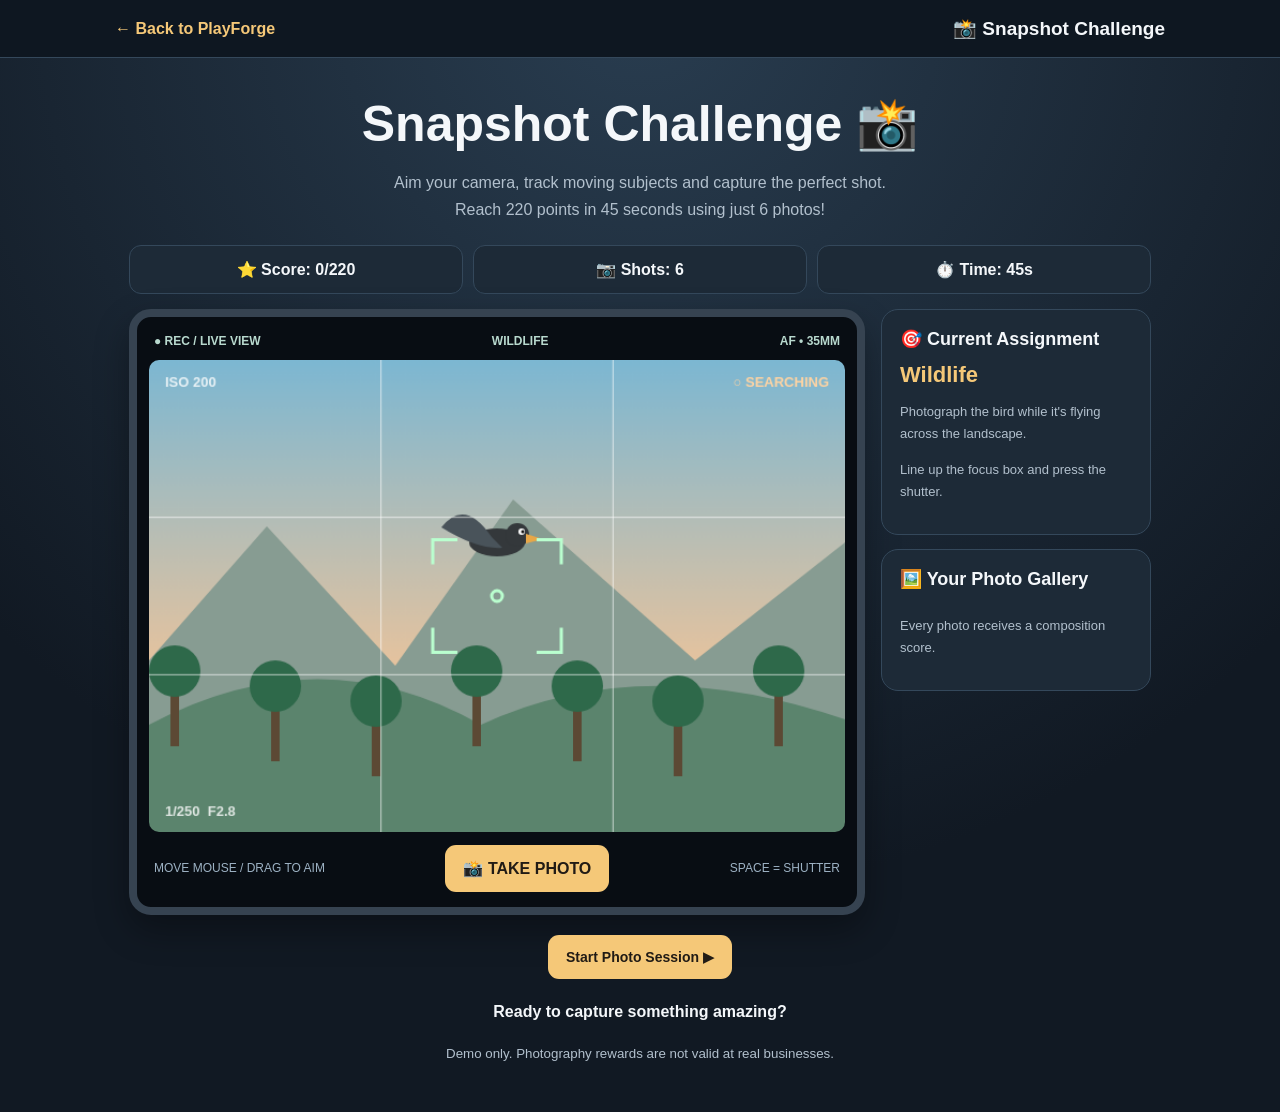
<file: snapshot-challenge.html>
<!DOCTYPE html>
<html lang="en">
<head>
<meta charset="UTF-8">
<meta name="viewport" content="width=device-width, initial-scale=1">
<title>Snapshot Challenge | PlayForge</title>
<style>
*{box-sizing:border-box}
:root{
 --bg:#111923;--panel:#1d2a37;--line:#34485b;
 --gold:#f5c878;--text:#f4f7fa;--muted:#b2c0cd;
}
body{
 margin:0;background:radial-gradient(circle at top,#293d50,#111923 70%);
 color:var(--text);font-family:Arial,sans-serif;text-align:center;
}
header{
 display:flex;justify-content:space-between;align-items:center;
 gap:12px;padding:17px max(16px,calc((100vw - 1050px)/2));
 background:#0e1721;border-bottom:1px solid var(--line);
}
header a{color:var(--gold);text-decoration:none;font-weight:bold}
header strong{font-size:19px}
main{max-width:1050px;margin:auto;padding:25px 14px 50px}
h1{font-size:clamp(34px,5vw,50px);margin:12px 0}
.subtitle{color:var(--muted);line-height:1.7}
.stats{
 display:grid;grid-template-columns:repeat(3,1fr);
 gap:10px;margin:22px 0 15px;
}
.stat{
 padding:14px 8px;background:var(--panel);
 border:1px solid var(--line);border-radius:12px;font-weight:bold;
}
.layout{
 display:grid;grid-template-columns:minmax(0,1fr) 270px;
 gap:16px;align-items:start;
}
.camera{
 padding:12px;background:#080d13;border:8px solid #364351;
 border-radius:22px;box-shadow:0 15px 35px #0005;
}
.camera-top{
 display:flex;justify-content:space-between;gap:10px;
 color:#b8d9ce;font-size:12px;font-weight:bold;
 padding:5px 5px 12px;
}
canvas{
 display:block;width:100%;height:auto;
 border-radius:10px;touch-action:none;cursor:crosshair;
}
.camera-bottom{
 display:flex;justify-content:space-between;align-items:center;
 gap:10px;padding:13px 5px 3px;
}
.camera-bottom span{color:#9db2c4;font-size:12px}
button{
 border:0;border-radius:11px;padding:14px 18px;
 background:var(--gold);color:#211b15;
 font-size:14px;font-weight:bold;cursor:pointer;
}
button:hover{background:#ffdc9b}
button:disabled{opacity:.45;cursor:not-allowed}
#shutterBtn{font-size:16px}
.sidebar{display:flex;flex-direction:column;gap:14px}
.panel{
 background:var(--panel);border:1px solid var(--line);
 border-radius:17px;padding:18px;text-align:left;
}
.panel h2{font-size:18px;margin:0 0 12px}
.panel p{color:var(--muted);font-size:13px;line-height:1.7}
.scene-name{font-size:22px;font-weight:bold;color:var(--gold)}
#gallery{
 display:grid;grid-template-columns:repeat(2,1fr);gap:9px;
}
.photo{
 background:#0d1722;padding:7px;border-radius:9px;
 text-align:center;border:1px solid #425467;
}
.photo canvas{border-radius:5px}
.photo span{
 display:block;color:var(--gold);
 font-size:12px;font-weight:bold;margin-top:6px;
}
#startBtn{margin:20px}
#message{min-height:45px;font-weight:bold;line-height:1.6}
.reward{
 max-width:550px;margin:15px auto;padding:22px;
 background:#243c32;border:2px dashed #71caa0;border-radius:15px;
}
.reward code{
 display:inline-block;margin:12px;padding:12px 20px;
 background:#14271f;color:#9bf5c5;border-radius:9px;font-size:23px;
}
small{color:var(--muted)}
@media(max-width:760px){
 .layout{grid-template-columns:1fr}
 .sidebar{display:grid;grid-template-columns:1fr 1fr}
}
@media(max-width:480px){
 .sidebar{grid-template-columns:1fr}
 .camera{border-width:5px;padding:7px}
 .stat{font-size:12px;padding:12px 4px}
 .camera-bottom{flex-wrap:wrap;justify-content:center}
}
</style>
</head>
<body>

<header>
<a href="index.html">← Back to PlayForge</a>
<strong>📸 Snapshot Challenge</strong>
</header>

<main>
<h1>Snapshot Challenge 📸</h1>
<p class="subtitle">
Aim your camera, track moving subjects and capture the perfect shot.<br>
Reach 220 points in 45 seconds using just 6 photos!
</p>

<div class="stats">
 <div class="stat">⭐ Score: <span id="score">0</span>/220</div>
 <div class="stat">📷 Shots: <span id="shots">6</span></div>
 <div class="stat">⏱️ Time: <span id="time">45</span>s</div>
</div>

<div class="layout">

 <div class="camera">
  <div class="camera-top">
   <span>● REC / LIVE VIEW</span>
   <span id="sceneLabel">WILDLIFE</span>
   <span>AF • 35MM</span>
  </div>

  <canvas id="game" width="650" height="440"></canvas>

  <div class="camera-bottom">
   <span>MOVE MOUSE / DRAG TO AIM</span>
   <button id="shutterBtn">📸 TAKE PHOTO</button>
   <span>SPACE = SHUTTER</span>
  </div>
 </div>

 <aside class="sidebar">
  <div class="panel">
   <h2>🎯 Current Assignment</h2>
   <div class="scene-name" id="sceneName">Wildlife</div>
   <p id="instructions">
    Keep the moving subject inside your focus box and take the shot.
   </p>
   <p id="feedback">Press Start to begin.</p>
  </div>

  <div class="panel">
   <h2>🖼️ Your Photo Gallery</h2>
   <div id="gallery"></div>
   <p>Every photo receives a composition score.</p>
  </div>
 </aside>
</div>

<button id="startBtn">Start Photo Session ▶</button>
<div id="message">Ready to capture something amazing?</div>
<div id="rewardArea"></div>
<small>Demo only. Photography rewards are not valid at real businesses.</small>
</main>

<script>
const canvas=document.getElementById("game");
const ctx=canvas.getContext("2d");
const W=canvas.width,H=canvas.height;

const scoreEl=document.getElementById("score");
const shotsEl=document.getElementById("shots");
const timeEl=document.getElementById("time");
const sceneLabel=document.getElementById("sceneLabel");
const sceneName=document.getElementById("sceneName");
const instructions=document.getElementById("instructions");
const feedback=document.getElementById("feedback");
const gallery=document.getElementById("gallery");
const message=document.getElementById("message");
const rewardArea=document.getElementById("rewardArea");
const shutterBtn=document.getElementById("shutterBtn");
const startBtn=document.getElementById("startBtn");

const scenes=[
 {name:"Wildlife",label:"WILDLIFE",target:"bird",
  instruction:"Photograph the bird while it's flying across the landscape."},
 {name:"Portraits",label:"PORTRAIT",target:"person",
  instruction:"Frame the portrait subject as they move through the studio."},
 {name:"Landscapes",label:"LANDSCAPE",target:"sun",
  instruction:"Center the setting sun inside your camera focus box."}
];

let sceneIndex=0,score=0,shots=6,time=45;
let running=false,last=0,clock=0,elapsed=0;
let animationId=null,flash=0;
let aim={x:W/2,y:H/2};
let target={x:W/2,y:H/2};
let captures=[];

function currentScene(){return scenes[sceneIndex%scenes.length]}

function reset(){
 if(animationId!==null)cancelAnimationFrame(animationId);
 sceneIndex=0;score=0;shots=6;time=45;
 clock=0;elapsed=0;last=0;flash=0;
 running=true;captures=[];
 aim={x:W/2,y:H/2};
 scoreEl.textContent=score;
 shotsEl.textContent=shots;
 timeEl.textContent=time;
 gallery.innerHTML="";
 rewardArea.innerHTML="";
 message.textContent="📸 Find your subject and take the shot!";
 startBtn.textContent="Restart Session ↻";
 updateSceneText();
 animationId=requestAnimationFrame(loop);
}

function updateSceneText(){
 const s=currentScene();
 sceneLabel.textContent=s.label;
 sceneName.textContent=s.name;
 instructions.textContent=s.instruction;
 feedback.textContent="Line up the focus box and press the shutter.";
}

function end(won){
 running=false;
 if(won){
  message.textContent="🏆 Incredible photography! Challenge completed!";
  rewardArea.innerHTML=`
   <div class="reward">
    <strong>📸 YOU UNLOCKED 15% OFF A PHOTO SESSION!</strong><br>
    <code>SNAP15</code><br>
    <small>Example promotional code — demo only.</small>
   </div>`;
 }else{
  message.textContent="Session complete! Try again to reach 220 points.";
 }
}

function drawLandscape(){
 const sky=ctx.createLinearGradient(0,0,0,H);
 sky.addColorStop(0,"#7cb7d2");
 sky.addColorStop(.65,"#e6c39e");
 sky.addColorStop(1,"#9baf86");
 ctx.fillStyle=sky;ctx.fillRect(0,0,W,H);

 ctx.fillStyle="#879c92";
 ctx.beginPath();
 ctx.moveTo(0,280);ctx.lineTo(110,155);ctx.lineTo(230,285);
 ctx.lineTo(340,130);ctx.lineTo(510,280);
 ctx.lineTo(650,170);ctx.lineTo(650,H);ctx.lineTo(0,H);
 ctx.fill();

 ctx.fillStyle="#5b846d";
 ctx.beginPath();
 ctx.moveTo(0,340);
 ctx.quadraticCurveTo(160,255,310,340);
 ctx.quadraticCurveTo(460,270,650,335);
 ctx.lineTo(650,H);ctx.lineTo(0,H);ctx.fill();

 for(let i=0;i<8;i++){
  const x=i*94+20;
  ctx.fillStyle="#5c4934";
  ctx.fillRect(x,290+(i%3)*14,8,70);
  ctx.fillStyle="#2e694a";
  ctx.beginPath();
  ctx.arc(x+4,290+(i%3)*14,24,0,Math.PI*2);
  ctx.fill();
 }
}

function drawStudio(){
 ctx.fillStyle="#b8a6a0";ctx.fillRect(0,0,W,H);
 ctx.fillStyle="#d9cbc4";
 ctx.fillRect(85,0,W-170,H);
 ctx.fillStyle="#a58b7d";
 ctx.fillRect(0,H-100,W,100);

 for(let i=0;i<7;i++){
  ctx.strokeStyle="#ffffff20";
  ctx.beginPath();
  ctx.moveTo(0,H-100+i*18);
  ctx.lineTo(W,H-100+i*18);
  ctx.stroke();
 }

 ctx.fillStyle="#fff2d4";
 ctx.fillRect(45,45,85,120);
 ctx.fillRect(W-130,45,85,120);
 ctx.fillStyle="#dfd1bb";
 ctx.fillRect(55,55,65,100);
 ctx.fillRect(W-120,55,65,100);
}

function drawSunset(){
 const sky=ctx.createLinearGradient(0,0,0,H);
 sky.addColorStop(0,"#524c88");
 sky.addColorStop(.55,"#ed8e80");
 sky.addColorStop(1,"#f5bd77");
 ctx.fillStyle=sky;ctx.fillRect(0,0,W,H);

 ctx.fillStyle="#425979";
 ctx.fillRect(0,290,W,H-290);

 for(let i=0;i<22;i++){
  ctx.fillStyle=i%2?"#f8bd9440":"#d5a1a440";
  ctx.fillRect(0,302+i*7,W,2);
 }

 ctx.fillStyle="#283a54";
 ctx.beginPath();
 ctx.moveTo(0,330);ctx.lineTo(120,275);
 ctx.lineTo(220,330);ctx.lineTo(340,290);
 ctx.lineTo(470,330);ctx.lineTo(650,270);
 ctx.lineTo(650,H);ctx.lineTo(0,H);ctx.fill();
}

function drawBird(x,y){
 ctx.save();ctx.translate(x,y);
 ctx.fillStyle="#34383b";
 ctx.beginPath();ctx.ellipse(0,0,26,13,0,0,Math.PI*2);ctx.fill();
 ctx.beginPath();ctx.arc(19,-7,11,0,Math.PI*2);ctx.fill();
 ctx.fillStyle="#e8a747";
 ctx.beginPath();ctx.moveTo(27,-8);ctx.lineTo(43,-3);
 ctx.lineTo(27,1);ctx.fill();

 const wing=Math.sin(elapsed*12)*18;
 ctx.fillStyle="#49535a";
 ctx.beginPath();
 ctx.moveTo(-5,-5);
 ctx.quadraticCurveTo(-30,-42-wing,-52,-14);
 ctx.quadraticCurveTo(-18,7,5,5);
 ctx.fill();

 ctx.fillStyle="#ffffff";
 ctx.beginPath();ctx.arc(23,-10,3,0,Math.PI*2);ctx.fill();
 ctx.fillStyle="#111";
 ctx.beginPath();ctx.arc(24,-10,1.5,0,Math.PI*2);ctx.fill();
 ctx.restore();
}

function drawPerson(x,y){
 ctx.save();ctx.translate(x,y);
 ctx.fillStyle="#4d6179";
 ctx.beginPath();
 ctx.roundRect(-45,15,90,115,30);
 ctx.fill();

 ctx.fillStyle="#dfb49a";
 ctx.fillRect(-10,0,20,28);
 ctx.beginPath();ctx.ellipse(0,-25,30,39,0,0,Math.PI*2);ctx.fill();

 ctx.fillStyle="#3d2927";
 ctx.beginPath();
 ctx.ellipse(0,-48,31,20,0,Math.PI,0);
 ctx.fill();

 ctx.fillStyle="#48332c";
 ctx.beginPath();ctx.arc(-11,-24,2,0,Math.PI*2);ctx.fill();
 ctx.beginPath();ctx.arc(11,-24,2,0,Math.PI*2);ctx.fill();

 ctx.strokeStyle="#a16d60";ctx.lineWidth=2;
 ctx.beginPath();ctx.arc(0,-12,8,.15,Math.PI-.15);ctx.stroke();
 ctx.restore();
}

function drawSun(x,y){
 const glow=ctx.createRadialGradient(x,y,5,x,y,100);
 glow.addColorStop(0,"#fff7c0aa");
 glow.addColorStop(1,"#ffe2a000");
 ctx.fillStyle=glow;
 ctx.beginPath();ctx.arc(x,y,100,0,Math.PI*2);ctx.fill();

 ctx.fillStyle="#ffe9a3";
 ctx.beginPath();ctx.arc(x,y,39,0,Math.PI*2);ctx.fill();
}

function calculateTarget(){
 const s=currentScene().target;
 if(s==="bird"){
  target.x=W/2+Math.sin(elapsed*1.6)*225;
  target.y=170+Math.sin(elapsed*2.5)*55;
 }else if(s==="person"){
  target.x=W/2+Math.sin(elapsed*.85)*135;
  target.y=220+Math.sin(elapsed*1.3)*12;
 }else{
  target.x=W/2+Math.sin(elapsed*.45)*135;
  target.y=205+Math.cos(elapsed*.5)*25;
 }
}

function drawViewfinder(){
 ctx.strokeStyle="#ffffffaa";
 ctx.lineWidth=1;
 ctx.beginPath();
 ctx.moveTo(W/3,0);ctx.lineTo(W/3,H);
 ctx.moveTo(2*W/3,0);ctx.lineTo(2*W/3,H);
 ctx.moveTo(0,H/3);ctx.lineTo(W,H/3);
 ctx.moveTo(0,2*H/3);ctx.lineTo(W,2*H/3);
 ctx.stroke();

 const x=aim.x,y=aim.y,w=120,h=105;
 ctx.strokeStyle="#baffcf";
 ctx.lineWidth=3;
 const l=23;
 ctx.beginPath();
 ctx.moveTo(x-w/2,y-h/2+l);ctx.lineTo(x-w/2,y-h/2);
 ctx.lineTo(x-w/2+l,y-h/2);
 ctx.moveTo(x+w/2-l,y-h/2);ctx.lineTo(x+w/2,y-h/2);
 ctx.lineTo(x+w/2,y-h/2+l);
 ctx.moveTo(x-w/2,y+h/2-l);ctx.lineTo(x-w/2,y+h/2);
 ctx.lineTo(x-w/2+l,y+h/2);
 ctx.moveTo(x+w/2-l,y+h/2);ctx.lineTo(x+w/2,y+h/2);
 ctx.lineTo(x+w/2,y+h/2-l);
 ctx.stroke();

 ctx.beginPath();
 ctx.arc(x,y,5,0,Math.PI*2);
 ctx.stroke();

 ctx.fillStyle="#ffffffcc";
 ctx.font="bold 13px Arial";
 ctx.textAlign="left";
 ctx.fillText("ISO 200",15,25);
 ctx.fillText("1/250  F2.8",15,H-15);

 const distance=Math.hypot(aim.x-target.x,aim.y-target.y);
 ctx.fillStyle=distance<45?"#baffcf":"#ffd4a3";
 ctx.textAlign="right";
 ctx.fillText(distance<45?"● FOCUS LOCK":"○ SEARCHING",W-15,25);
}

function render(){
 const s=currentScene().target;
 if(s==="person")drawStudio();
 else if(s==="sun")drawSunset();
 else drawLandscape();

 calculateTarget();

 if(s==="bird")drawBird(target.x,target.y);
 if(s==="person")drawPerson(target.x,target.y);
 if(s==="sun")drawSun(target.x,target.y);

 drawViewfinder();

 if(flash>0){
  ctx.fillStyle=`rgba(255,255,255,${flash})`;
  ctx.fillRect(0,0,W,H);
 }
}

function takePhoto(){
 if(!running||shots<=0)return;

 const distance=Math.hypot(aim.x-target.x,aim.y-target.y);
 const points=Math.max(0,Math.round(100-distance*.55));

 shots--;
 score+=points;
 shotsEl.textContent=shots;
 scoreEl.textContent=score;

 feedback.textContent=
  points>=85?"✨ Incredible shot! +"+points:
  points>=55?"📸 Nice composition! +"+points:
  "Keep the subject closer to the center. +"+points;

 // Capture the scene before the flash.
 const thumbnail=document.createElement("canvas");
 thumbnail.width=160;thumbnail.height=108;
 thumbnail.getContext("2d").drawImage(canvas,0,0,160,108);

 const card=document.createElement("div");
 card.className="photo";
 card.appendChild(thumbnail);
 const label=document.createElement("span");
 label.textContent="+"+points+" pts";
 card.appendChild(label);
 gallery.prepend(card);

 flash=.85;

 if(score>=220){end(true);return;}
 if(shots<=0){end(false);return;}

 sceneIndex++;
 updateSceneText();
 feedback.textContent="Photo saved! Next assignment.";
}

function update(dt){
 if(!running)return;
 elapsed+=dt;
 clock+=dt;
 while(clock>=1){
  clock-=1;
  time--;
  timeEl.textContent=time;
  if(time<=0){end(score>=220);return;}
 }
 flash=Math.max(0,flash-dt*3);
}

function loop(timestamp){
 if(!running)return;
 if(!last)last=timestamp;
 const dt=Math.min((timestamp-last)/1000,.04);
 last=timestamp;
 update(dt);
 render();
 if(running)animationId=requestAnimationFrame(loop);
}

function moveAim(e){
 const rect=canvas.getBoundingClientRect();
 aim.x=Math.max(65,Math.min(W-65,(e.clientX-rect.left)*W/rect.width));
 aim.y=Math.max(60,Math.min(H-60,(e.clientY-rect.top)*H/rect.height));
}

canvas.addEventListener("pointermove",moveAim);
canvas.addEventListener("pointerdown",e=>{
 moveAim(e);
 if(e.pointerType==="touch"){
  canvas.setPointerCapture(e.pointerId);
 }
});

canvas.addEventListener("click",()=>{
 if(running)takePhoto();
});

window.addEventListener("keydown",e=>{
 if(e.code==="Space"&&running){
  e.preventDefault();
  if(!e.repeat)takePhoto();
 }
});

shutterBtn.addEventListener("click",takePhoto);
startBtn.addEventListener("click",reset);

updateSceneText();
render();
</script>
</body>
</html>
</file>
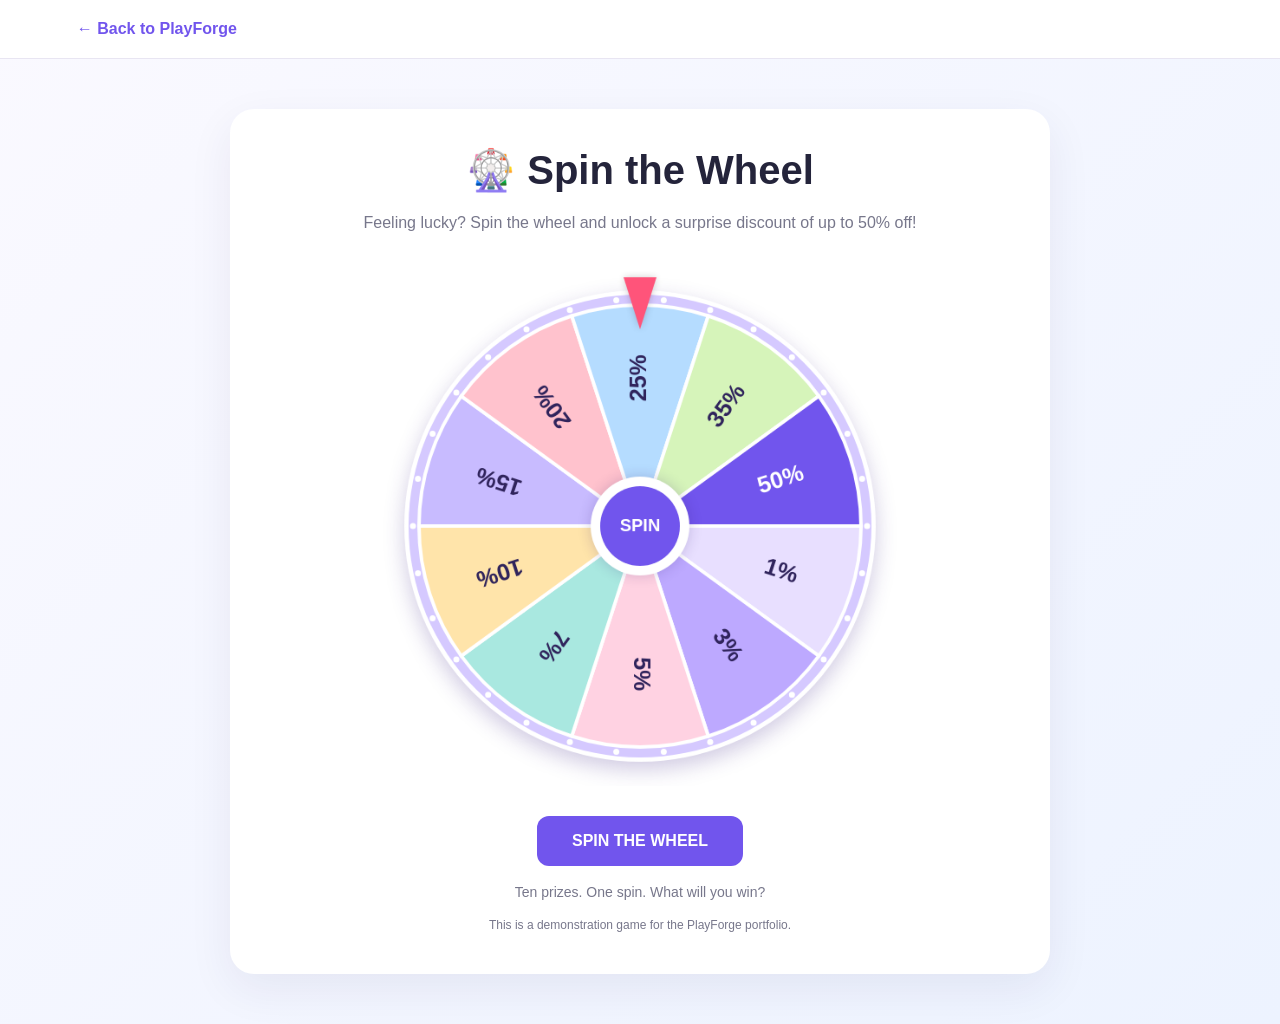
<file: spin-wheel.html>
<!DOCTYPE html>
<html lang="en">
<head>
<meta charset="UTF-8">
<meta name="viewport" content="width=device-width, initial-scale=1">
<title>Spin the Wheel | PlayForge</title>

<style>
* { box-sizing: border-box; }

body {
  margin: 0;
  font-family: Arial, sans-serif;
  color: #24243b;
  background: linear-gradient(135deg,#faf9ff,#edf3ff);
}

nav {
  background: white;
  padding: 20px 6%;
  border-bottom: 1px solid #e8e5f2;
}

nav a {
  color: #7155ed;
  font-weight: bold;
  text-decoration: none;
}

.container {
  max-width: 850px;
  margin: 35px auto;
  padding: 15px;
}

.panel {
  background: white;
  padding: 30px;
  border-radius: 24px;
  text-align: center;
  box-shadow: 0 15px 45px #29205b12;
}

h1 {
  font-size: 40px;
  margin: 8px 0;
}

.subtitle {
  color: #77778b;
  line-height: 1.6;
}

.wheel-area {
  position: relative;
  width: min(100%,520px);
  margin: 30px auto;
}

canvas {
  width: 100%;
  height: auto;
  display: block;
}

button {
  background: #7155ed;
  color: white;
  border: 0;
  border-radius: 12px;
  padding: 16px 35px;
  font-size: 16px;
  font-weight: bold;
  cursor: pointer;
}

button:hover { background: #5840d0; }

button:disabled {
  opacity: .5;
  cursor: not-allowed;
}

.status {
  color: #77778b;
  font-size: 14px;
  margin: 18px 0;
}

.reward {
  display: none;
  max-width: 550px;
  margin: 25px auto 0;
  background: #f0edff;
  border: 2px dashed #7155ed;
  border-radius: 18px;
  padding: 25px;
}

.reward h2 { color: #7155ed; }

.reward-amount {
  font-size: 45px;
  font-weight: bold;
  color: #7155ed;
  margin: 10px 0;
}

.code {
  background: white;
  padding: 15px;
  border-radius: 12px;
  font-size: 24px;
  font-weight: bold;
  letter-spacing: 2px;
  margin: 15px 0;
}

.small {
  font-size: 12px;
  color: #77778b;
}

@media(max-width:600px) {
  .panel { padding: 15px; }
  h1 { font-size: 30px; }
  .reward-amount { font-size: 36px; }
}
</style>
</head>

<body>

<nav>
  <a href="index.html">← Back to PlayForge</a>
</nav>

<div class="container">
<div class="panel">

<h1>🎡 Spin the Wheel</h1>

<p class="subtitle">
  Feeling lucky? Spin the wheel and unlock
  a surprise discount of up to 50% off!
</p>

<div class="wheel-area">
  <canvas id="wheel" width="600" height="600"></canvas>
</div>

<button id="spinButton">SPIN THE WHEEL</button>

<p class="status" id="status">
  Ten prizes. One spin. What will you win?
</p>

<div class="reward" id="reward">
  <h2>🎉 CONGRATULATIONS!</h2>

  <div class="reward-amount" id="discountText">
    10% OFF
  </div>

  <p>Your exclusive discount code:</p>

  <div class="code" id="rewardCode">SPIN10</div>

  <button id="copyButton">COPY CODE</button>

  <p class="small">
    Demonstration discount only. Not redeemable.
  </p>
</div>

<p class="small">
  This is a demonstration game for the PlayForge portfolio.
</p>

</div>
</div>

<script>
const canvas = document.getElementById("wheel");
const ctx = canvas.getContext("2d");

const spinButton = document.getElementById("spinButton");
const statusEl = document.getElementById("status");
const rewardEl = document.getElementById("reward");
const discountText = document.getElementById("discountText");
const rewardCode = document.getElementById("rewardCode");

const prizes = [
  {discount:1, code:"SPIN1"},
  {discount:3, code:"SPIN3"},
  {discount:5, code:"SPIN5"},
  {discount:7, code:"SPIN7"},
  {discount:10,code:"SPIN10"},
  {discount:15,code:"SPIN15"},
  {discount:20,code:"SPIN20"},
  {discount:25,code:"SPIN25"},
  {discount:35,code:"SPIN35"},
  {discount:50,code:"SPIN50"}
];

const colors = [
  "#e8dfff",
  "#bda9ff",
  "#ffd2e2",
  "#a9e8e0",
  "#ffe4aa",
  "#c8bbff",
  "#ffc2cd",
  "#b5dcff",
  "#d6f4ba",
  "#7155ed"
];

const TAU = Math.PI*2;
const slice = TAU/prizes.length;
const cx = 300;
const cy = 300;
const radius = 255;

// The pointer stays fixed at the top.
const pointerAngle = -Math.PI/2;

let rotation = 0;
let spinning = false;
let startTime = 0;
let startRotation = 0;
let targetRotation = 0;
let selectedIndex = -1;
let currentCode = "";
let lastTickIndex = -1;

function normalize(angle) {
  return ((angle%TAU)+TAU)%TAU;
}

function drawWheel() {
  ctx.clearRect(0,0,600,600);

  // Outer shadow
  ctx.save();
  ctx.shadowColor = "rgba(68,45,140,.25)";
  ctx.shadowBlur = 25;
  ctx.shadowOffsetY = 9;
  ctx.fillStyle = "#ffffff";
  ctx.beginPath();
  ctx.arc(cx,cy,radius+17,0,TAU);
  ctx.fill();
  ctx.restore();

  // Gold-style rim
  ctx.fillStyle = "#d5c9ff";
  ctx.beginPath();
  ctx.arc(cx,cy,radius+12,0,TAU);
  ctx.fill();

  // Segments
  for(let i=0;i<prizes.length;i++) {
    const start = rotation+i*slice;
    const end = start+slice;

    ctx.beginPath();
    ctx.moveTo(cx,cy);
    ctx.arc(cx,cy,radius,start,end);
    ctx.closePath();

    ctx.fillStyle = colors[i];
    ctx.fill();

    ctx.strokeStyle = "#ffffff";
    ctx.lineWidth = 4;
    ctx.stroke();

    // Text follows each segment's middle angle
    const mid = start+slice/2;

    ctx.save();
    ctx.translate(cx,cy);
    ctx.rotate(mid);

    ctx.textAlign = "center";
    ctx.textBaseline = "middle";
    ctx.font = "bold 27px Arial";
    ctx.fillStyle = i===9 ? "#ffffff" : "#30245c";

    ctx.fillText(
      prizes[i].discount+"%",
      radius*0.67,
      0
    );

    ctx.restore();
  }

  // Decorative rim dots
  for(let i=0;i<30;i++) {
    const a=i*TAU/30;
    const x=cx+Math.cos(a)*(radius+7);
    const y=cy+Math.sin(a)*(radius+7);

    ctx.fillStyle="#ffffff";
    ctx.beginPath();
    ctx.arc(x,y,3.5,0,TAU);
    ctx.fill();
  }

  // Centre button
  ctx.save();
  ctx.shadowColor="rgba(50,30,110,.2)";
  ctx.shadowBlur=15;

  ctx.fillStyle="#ffffff";
  ctx.beginPath();
  ctx.arc(cx,cy,57,0,TAU);
  ctx.fill();

  ctx.restore();

  ctx.fillStyle="#7155ed";
  ctx.beginPath();
  ctx.arc(cx,cy,46,0,TAU);
  ctx.fill();

  ctx.fillStyle="#ffffff";
  ctx.font="bold 20px Arial";
  ctx.textAlign="center";
  ctx.textBaseline="middle";
  ctx.fillText("SPIN",cx,cy);

  // Fixed pointer at top
  ctx.save();
  ctx.shadowColor="rgba(0,0,0,.2)";
  ctx.shadowBlur=8;

  ctx.fillStyle="#ff547a";
  ctx.beginPath();
  ctx.moveTo(cx-19,13);
  ctx.lineTo(cx+19,13);
  ctx.lineTo(cx,73);
  ctx.closePath();
  ctx.fill();

  ctx.restore();

  ctx.textAlign="left";
  ctx.textBaseline="alphabetic";
}

function getPointerIndex() {
  const relative=normalize(pointerAngle-rotation);
  return Math.floor(relative/slice)%prizes.length;
}

function spin() {
  if(spinning) return;

  spinning=true;
  selectedIndex=-1;
  rewardEl.style.display="none";
  spinButton.disabled=true;
  statusEl.textContent="The wheel is spinning...";

  // Choose a uniformly random prize.
  const chosen=Math.floor(Math.random()*prizes.length);

  // Angle that places the chosen segment's
  // centre directly under the pointer.
  const desired=pointerAngle-(chosen+.5)*slice;

  const current=normalize(rotation);
  const delta=normalize(desired-current);

  const fullSpins=5+Math.floor(Math.random()*3);

  startRotation=rotation;
  targetRotation=rotation+fullSpins*TAU+delta;
  startTime=performance.now();
  lastTickIndex=getPointerIndex();

  requestAnimationFrame(animateSpin);
}

function easeOut(t) {
  return 1-Math.pow(1-t,5);
}

function animateSpin(now) {
  const duration=5600;
  const progress=Math.min((now-startTime)/duration,1);

  rotation=startRotation+
    (targetRotation-startRotation)*easeOut(progress);

  drawWheel();

  const tick=getPointerIndex();
  if(tick!==lastTickIndex) {
    lastTickIndex=tick;
  }

  if(progress<1) {
    requestAnimationFrame(animateSpin);
  } else {
    rotation=targetRotation;
    drawWheel();
    finishSpin();
  }
}

function finishSpin() {
  spinning=false;
  selectedIndex=getPointerIndex();

  const prize=prizes[selectedIndex];
  currentCode=prize.code;

  discountText.textContent=prize.discount+"% OFF";
  rewardCode.textContent=prize.code;

  rewardEl.style.display="block";
  spinButton.disabled=false;
  spinButton.textContent="SPIN AGAIN";

  statusEl.textContent=
    "You landed on "+prize.discount+"% off!";
}

spinButton.addEventListener("click",spin);

document.getElementById("copyButton")
  .addEventListener("click",async()=>{
    try {
      await navigator.clipboard.writeText(currentCode);
      statusEl.textContent="Demo code copied: "+currentCode;
    } catch {
      statusEl.textContent="Your code is "+currentCode;
    }
  });

drawWheel();
</script>

</body>
</html>
</file>
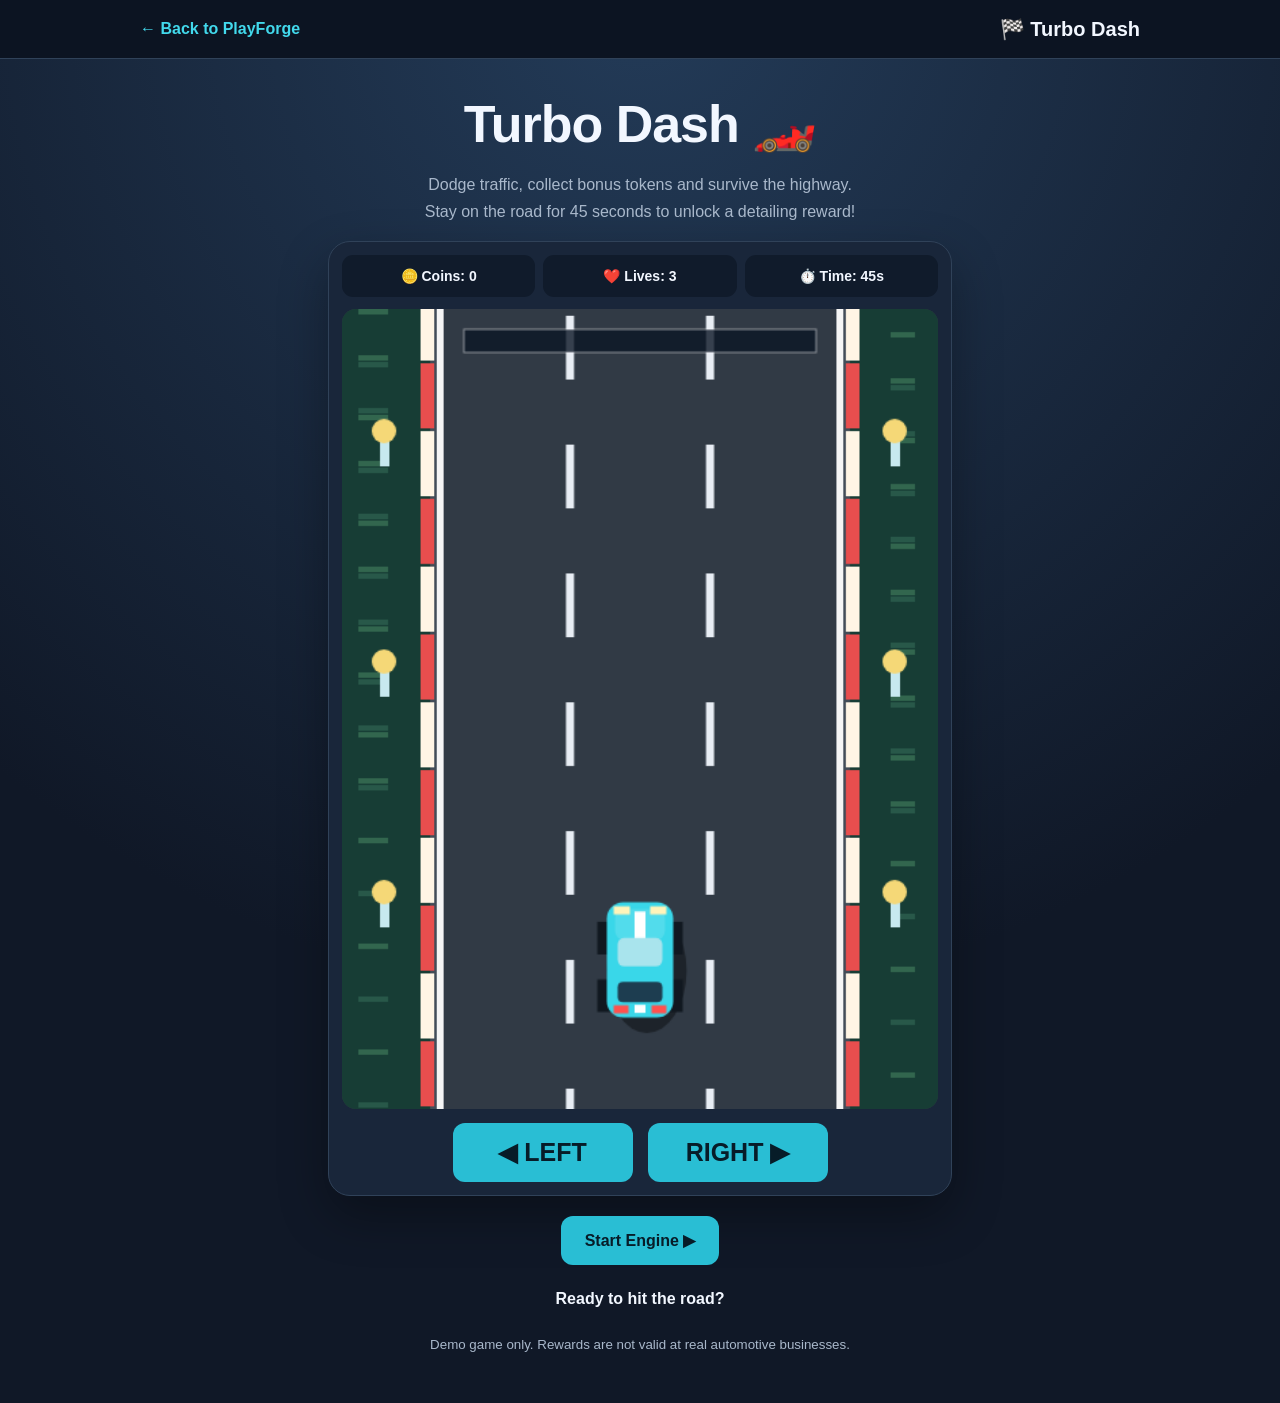
<file: turbo-dash.html>
<!DOCTYPE html>
<html lang="en">
<head>
<meta charset="UTF-8">
<meta name="viewport" content="width=device-width, initial-scale=1">
<title>Turbo Dash | PlayForge</title>
<style>
*{box-sizing:border-box}
:root{
 --bg:#101827;
 --panel:#19263a;
 --line:#304259;
 --cyan:#42d9ec;
 --white:#f2f7ff;
 --muted:#a9b8cb;
}
body{
 margin:0;
 background:radial-gradient(circle at top,#233b58,#101827 65%);
 color:var(--white);
 font-family:Arial,sans-serif;
 text-align:center;
}
header{
 display:flex;justify-content:space-between;
 align-items:center;gap:12px;
 padding:17px max(16px,calc((100vw - 1000px)/2));
 background:#0c1422;
 border-bottom:1px solid #304259;
}
header a{
 color:var(--cyan);text-decoration:none;font-weight:bold;
}
header strong{font-size:20px}
main{max-width:650px;margin:auto;padding:25px 13px 50px}
h1{
 font-size:clamp(34px,6vw,52px);
 margin:10px 0;
 letter-spacing:-1px;
}
.subtitle{color:var(--muted);line-height:1.7}
.game-shell{
 background:var(--panel);
 border:1px solid var(--line);
 padding:13px;border-radius:22px;
 box-shadow:0 20px 50px #0005;
}
.stats{
 display:grid;
 grid-template-columns:repeat(3,1fr);
 gap:8px;margin-bottom:12px;
}
.stat{
 background:#101b2b;
 padding:13px 5px;
 border-radius:11px;
 font-size:14px;
 font-weight:bold;
}
canvas{
 display:block;width:100%;height:auto;
 border-radius:14px;background:#303942;
 touch-action:none;
}
.controls{
 display:flex;justify-content:center;
 gap:15px;margin-top:14px;
}
button{
 border:0;background:#29bed4;
 color:#071c28;
 padding:15px 24px;
 border-radius:12px;
 font-weight:bold;font-size:16px;
 cursor:pointer;
}
button:hover{background:#66e5f3}
.move{
 flex:1;max-width:180px;
 font-size:25px;touch-action:none;
}
#startBtn{margin:20px 0}
#message{
 min-height:50px;
 font-weight:bold;line-height:1.7;
}
.reward{
 background:#173d35;
 border:2px dashed #4de3aa;
 border-radius:15px;
 padding:20px;margin:15px 0;
}
.reward code{
 display:inline-block;
 background:#0c261f;
 color:#8fffd2;
 font-size:23px;
 padding:12px 18px;
 margin:12px;
 border-radius:9px;
}
small{color:var(--muted)}
</style>
</head>
<body>

<header>
<a href="index.html">← Back to PlayForge</a>
<strong>🏁 Turbo Dash</strong>
</header>

<main>
<h1>Turbo Dash 🏎️</h1>
<p class="subtitle">
Dodge traffic, collect bonus tokens and survive the highway.<br>
Stay on the road for 45 seconds to unlock a detailing reward!
</p>

<div class="game-shell">

 <div class="stats">
  <div class="stat">🪙 Coins: <span id="coins">0</span></div>
  <div class="stat">❤️ Lives: <span id="lives">3</span></div>
  <div class="stat">⏱️ Time: <span id="time">45</span>s</div>
 </div>

 <canvas id="game" width="440" height="590"></canvas>

 <div class="controls">
  <button class="move" id="left">◀ LEFT</button>
  <button class="move" id="right">RIGHT ▶</button>
 </div>
</div>

<button id="startBtn">Start Engine ▶</button>
<div id="message">Ready to hit the road?</div>
<div id="rewardArea"></div>
<small>Demo game only. Rewards are not valid at real automotive businesses.</small>
</main>

<script>
const canvas=document.getElementById("game");
const ctx=canvas.getContext("2d");

const coinsEl=document.getElementById("coins");
const livesEl=document.getElementById("lives");
const timeEl=document.getElementById("time");
const message=document.getElementById("message");
const rewardArea=document.getElementById("rewardArea");
const startBtn=document.getElementById("startBtn");

const W=canvas.width,H=canvas.height;
const ROAD_LEFT=65,ROAD_RIGHT=375;
const LANE_W=(ROAD_RIGHT-ROAD_LEFT)/3;
const lanes=[
 ROAD_LEFT+LANE_W*.5,
 ROAD_LEFT+LANE_W*1.5,
 ROAD_LEFT+LANE_W*2.5
];

let player={
 lane:1,x:lanes[1],y:H-110,
 w:49,h:85,invincible:0
};

let traffic=[],coins=[],particles=[];
let score=0,lives=3,time=45;
let running=false,last=0,clock=0;
let trafficSpawn=0,coinSpawn=0;
let roadOffset=0,elapsed=0;
let animationId=null;
let keys={left:false,right:false};
let touchStartX=null;

function reset(){
 if(animationId!==null)cancelAnimationFrame(animationId);

 player={
  lane:1,x:lanes[1],y:H-110,
  w:49,h:85,invincible:0
 };
 traffic=[];coins=[];particles=[];
 score=0;lives=3;time=45;
 clock=0;trafficSpawn=0;coinSpawn=0;
 roadOffset=0;elapsed=0;last=0;
 running=true;
 keys.left=false;keys.right=false;

 coinsEl.textContent=score;
 livesEl.textContent=lives;
 timeEl.textContent=time;
 message.textContent="🏁 Go! Avoid the traffic!";
 rewardArea.innerHTML="";
 startBtn.textContent="Restart Race ↻";

 animationId=requestAnimationFrame(loop);
}

function end(won){
 running=false;
 keys.left=false;keys.right=false;

 if(won){
  message.textContent="🏆 You survived the highway!";
  rewardArea.innerHTML=`
   <div class="reward">
    <strong>🚗 YOU UNLOCKED 15% OFF DETAILING!</strong><br>
    <code>TURBO15</code><br>
    <small>Example promotional code — demo only.</small>
   </div>`;
 }else{
  message.textContent="💥 Race over! Try again to unlock your reward.";
 }
}

function switchLane(direction){
 if(!running)return;
 player.lane=Math.max(0,Math.min(2,player.lane+direction));
}

function drawRoad(){
 ctx.fillStyle="#173d35";
 ctx.fillRect(0,0,W,H);

 // Grass texture
 for(let i=0;i<25;i++){
  const y=(i*39+roadOffset*.45)%H;
  ctx.fillStyle=i%2?"#285849":"#32664e";
  ctx.fillRect(12,y,22,4);
  ctx.fillRect(405,y+17,18,4);
 }

 ctx.fillStyle="#424c58";
 ctx.fillRect(ROAD_LEFT,0,ROAD_RIGHT-ROAD_LEFT,H);

 ctx.fillStyle="#313a45";
 ctx.fillRect(ROAD_LEFT+8,0,ROAD_RIGHT-ROAD_LEFT-16,H);

 // Road edges
 ctx.fillStyle="#f5f5f5";
 ctx.fillRect(ROAD_LEFT+5,0,5,H);
 ctx.fillRect(ROAD_RIGHT-10,0,5,H);

 // Red-white kerbs
 for(let y=-60;y<H+60;y+=50){
  const yy=y+(roadOffset%100);
  ctx.fillStyle=(Math.floor((y+60)/50)%2===0)?"#e84e4e":"#fff5e5";
  ctx.fillRect(ROAD_LEFT-7,yy,10,48);
  ctx.fillRect(ROAD_RIGHT-3,yy,10,48);
 }

 // Lane markings
 for(let lane=1;lane<3;lane++){
  const x=ROAD_LEFT+LANE_W*lane;
  ctx.fillStyle="#e8edf4";
  for(let y=-90;y<H+90;y+=95){
   ctx.fillRect(x-3,y+(roadOffset%95),6,47);
  }
 }

 // Roadside lights
 for(let y=-80;y<H+80;y+=170){
  const yy=y+(roadOffset*.8%170);
  ctx.fillStyle="#c7e9ef";
  ctx.fillRect(28,yy,7,26);
  ctx.fillRect(405,yy,7,26);
  ctx.fillStyle="#f5d877";
  ctx.beginPath();ctx.arc(31,yy,9,0,Math.PI*2);ctx.fill();
  ctx.beginPath();ctx.arc(408,yy,9,0,Math.PI*2);ctx.fill();
 }
}

function drawCar(x,y,w,h,color,isPlayer=false){
 ctx.save();
 ctx.translate(x,y);

 // Shadow
 ctx.fillStyle="#0006";
 ctx.beginPath();
 ctx.ellipse(5,8,w*.6,h*.54,0,0,Math.PI*2);
 ctx.fill();

 // Wheels
 ctx.fillStyle="#111820";
 ctx.fillRect(-w/2-7,-h*.33,12,24);
 ctx.fillRect(w/2-5,-h*.33,12,24);
 ctx.fillRect(-w/2-7,h*.17,12,24);
 ctx.fillRect(w/2-5,h*.17,12,24);

 // Body
 ctx.fillStyle=color;
 ctx.beginPath();
 ctx.roundRect(-w/2,-h/2,w,h,12);
 ctx.fill();

 // Hood highlight
 ctx.fillStyle="#ffffff20";
 ctx.beginPath();
 ctx.roundRect(-w/2+6,-h/2+5,w-12,23,7);
 ctx.fill();

 // Windshield
 ctx.fillStyle="#a9e4ed";
 ctx.beginPath();
 ctx.roundRect(-w/2+8,-h*.19,w-16,21,5);
 ctx.fill();

 // Rear glass
 ctx.fillStyle="#1d3d50";
 ctx.beginPath();
 ctx.roundRect(-w/2+8,h*.19,w-16,15,4);
 ctx.fill();

 // Center stripe for player's sports car
 if(isPlayer){
  ctx.fillStyle="#fff";
  ctx.fillRect(-4,-h*.42,8,h*.23);
  ctx.fillRect(-4,h*.39,8,6);
 }

 // Headlights
 ctx.fillStyle="#fff4ba";
 ctx.fillRect(-w/2+5,-h/2+3,12,6);
 ctx.fillRect(w/2-17,-h/2+3,12,6);

 // Taillights
 ctx.fillStyle="#ff514e";
 ctx.fillRect(-w/2+5,h/2-9,11,6);
 ctx.fillRect(w/2-16,h/2-9,11,6);

 ctx.restore();
}

function drawCoin(c){
 ctx.save();
 ctx.translate(c.x,c.y);
 ctx.fillStyle="#e7a928";
 ctx.beginPath();ctx.arc(0,0,15,0,Math.PI*2);ctx.fill();
 ctx.fillStyle="#ffe37a";
 ctx.beginPath();ctx.arc(0,0,11,0,Math.PI*2);ctx.fill();
 ctx.fillStyle="#b87813";
 ctx.font="bold 17px Arial";
 ctx.textAlign="center";
 ctx.textBaseline="middle";
 ctx.fillText("$",0,1);
 ctx.restore();
}

function drawParticles(){
 for(const p of particles){
  ctx.fillStyle=p.color;
  ctx.globalAlpha=Math.max(0,p.life);
  ctx.beginPath();
  ctx.arc(p.x,p.y,p.size,0,Math.PI*2);
  ctx.fill();
 }
 ctx.globalAlpha=1;
}

function burst(x,y,color){
 for(let i=0;i<15;i++){
  const a=Math.random()*Math.PI*2;
  const s=40+Math.random()*150;
  particles.push({
   x,y,vx:Math.cos(a)*s,vy:Math.sin(a)*s,
   life:1,size:2+Math.random()*5,color
  });
 }
}

function hit(a,b){
 return Math.abs(a.x-b.x)<(a.w+b.w)*.43 &&
        Math.abs(a.y-b.y)<(a.h+b.h)*.43;
}

function update(dt){
 if(!running)return;

 elapsed+=dt;
 clock+=dt;
 while(clock>=1){
  clock-=1;
  time--;
  timeEl.textContent=time;
  if(time<=0){end(true);return;}
 }

 const speed=225+elapsed*4;
 roadOffset+=speed*dt;
 player.invincible=Math.max(0,player.invincible-dt);

 // Smooth lane movement
 player.x+=(lanes[player.lane]-player.x)*Math.min(1,dt*13);

 trafficSpawn+=dt;
 const spawnRate=Math.max(.65,1.25-elapsed*.009);

 if(trafficSpawn>=spawnRate){
  trafficSpawn=0;
  const lane=Math.floor(Math.random()*3);
  const colors=["#e84d55","#ffbd4b","#8e7fe6","#65b9ef"];
  traffic.push({
   lane,x:lanes[lane],y:-100,
   w:49,h:82,
   color:colors[Math.floor(Math.random()*colors.length)],
   passed:false
  });
 }

 coinSpawn+=dt;
 if(coinSpawn>=1.35){
  coinSpawn=0;
  coins.push({
   lane:Math.floor(Math.random()*3),
   x:0,y:-25,w:28,h:28
  });
  coins[coins.length-1].x=lanes[coins[coins.length-1].lane];
 }

 for(let i=traffic.length-1;i>=0;i--){
  const car=traffic[i];
  car.y+=speed*dt;

  if(player.invincible<=0 && hit(player,car)){
   traffic.splice(i,1);
   lives--;
   livesEl.textContent=lives;
   player.invincible=1.4;
   burst(player.x,player.y,"#ff8a4d");
   message.textContent="💥 Collision! Watch the traffic!";
   if(lives<=0){end(false);return;}
  }else if(car.y>H+110){
   traffic.splice(i,1);
  }
 }

 for(let i=coins.length-1;i>=0;i--){
  const coin=coins[i];
  coin.y+=speed*dt;

  if(hit(player,coin)){
   coins.splice(i,1);
   score++;
   coinsEl.textContent=score;
   burst(coin.x,coin.y,"#ffe27b");
  }else if(coin.y>H+30){
   coins.splice(i,1);
  }
 }

 for(let i=particles.length-1;i>=0;i--){
  const p=particles[i];
  p.x+=p.vx*dt;
  p.y+=p.vy*dt;
  p.life-=dt*2.1;
  if(p.life<=0)particles.splice(i,1);
 }
}

function render(){
 drawRoad();

 for(const coin of coins)drawCoin(coin);
 for(const car of traffic){
  drawCar(car.x,car.y,car.w,car.h,car.color);
 }

 if(player.invincible<=0 || Math.floor(player.invincible*9)%2===0){
  drawCar(player.x,player.y,player.w,player.h,"#39d7e9",true);
 }

 drawParticles();

 // Progress bar
 const progress=(45-time)/45;
 ctx.fillStyle="#0b1625cc";
 ctx.fillRect(90,15,260,17);
 ctx.fillStyle="#42d9ec";
 ctx.fillRect(93,18,254*progress,11);
 ctx.strokeStyle="#fff7";
 ctx.strokeRect(90,15,260,17);
}

function loop(timestamp){
 if(!running)return;
 if(!last)last=timestamp;
 const dt=Math.min((timestamp-last)/1000,.04);
 last=timestamp;

 update(dt);
 render();

 if(running)animationId=requestAnimationFrame(loop);
}

document.getElementById("left").addEventListener("click",()=>{
 switchLane(-1);
});
document.getElementById("right").addEventListener("click",()=>{
 switchLane(1);
});

window.addEventListener("keydown",e=>{
 if(!running)return;
 if(e.key==="ArrowLeft"||e.key.toLowerCase()==="a"){
  if(!keys.left)switchLane(-1);
  keys.left=true;
  e.preventDefault();
 }
 if(e.key==="ArrowRight"||e.key.toLowerCase()==="d"){
  if(!keys.right)switchLane(1);
  keys.right=true;
  e.preventDefault();
 }
});

window.addEventListener("keyup",e=>{
 if(e.key==="ArrowLeft"||e.key.toLowerCase()==="a")keys.left=false;
 if(e.key==="ArrowRight"||e.key.toLowerCase()==="d")keys.right=false;
});

canvas.addEventListener("pointerdown",e=>{
 touchStartX=e.clientX;
});

canvas.addEventListener("pointerup",e=>{
 if(touchStartX===null)return;
 const delta=e.clientX-touchStartX;
 if(delta>25)switchLane(1);
 if(delta<-25)switchLane(-1);
 touchStartX=null;
});

canvas.addEventListener("pointercancel",()=>touchStartX=null);

startBtn.addEventListener("click",reset);
render();
</script>
</body>
</html>
</file>
